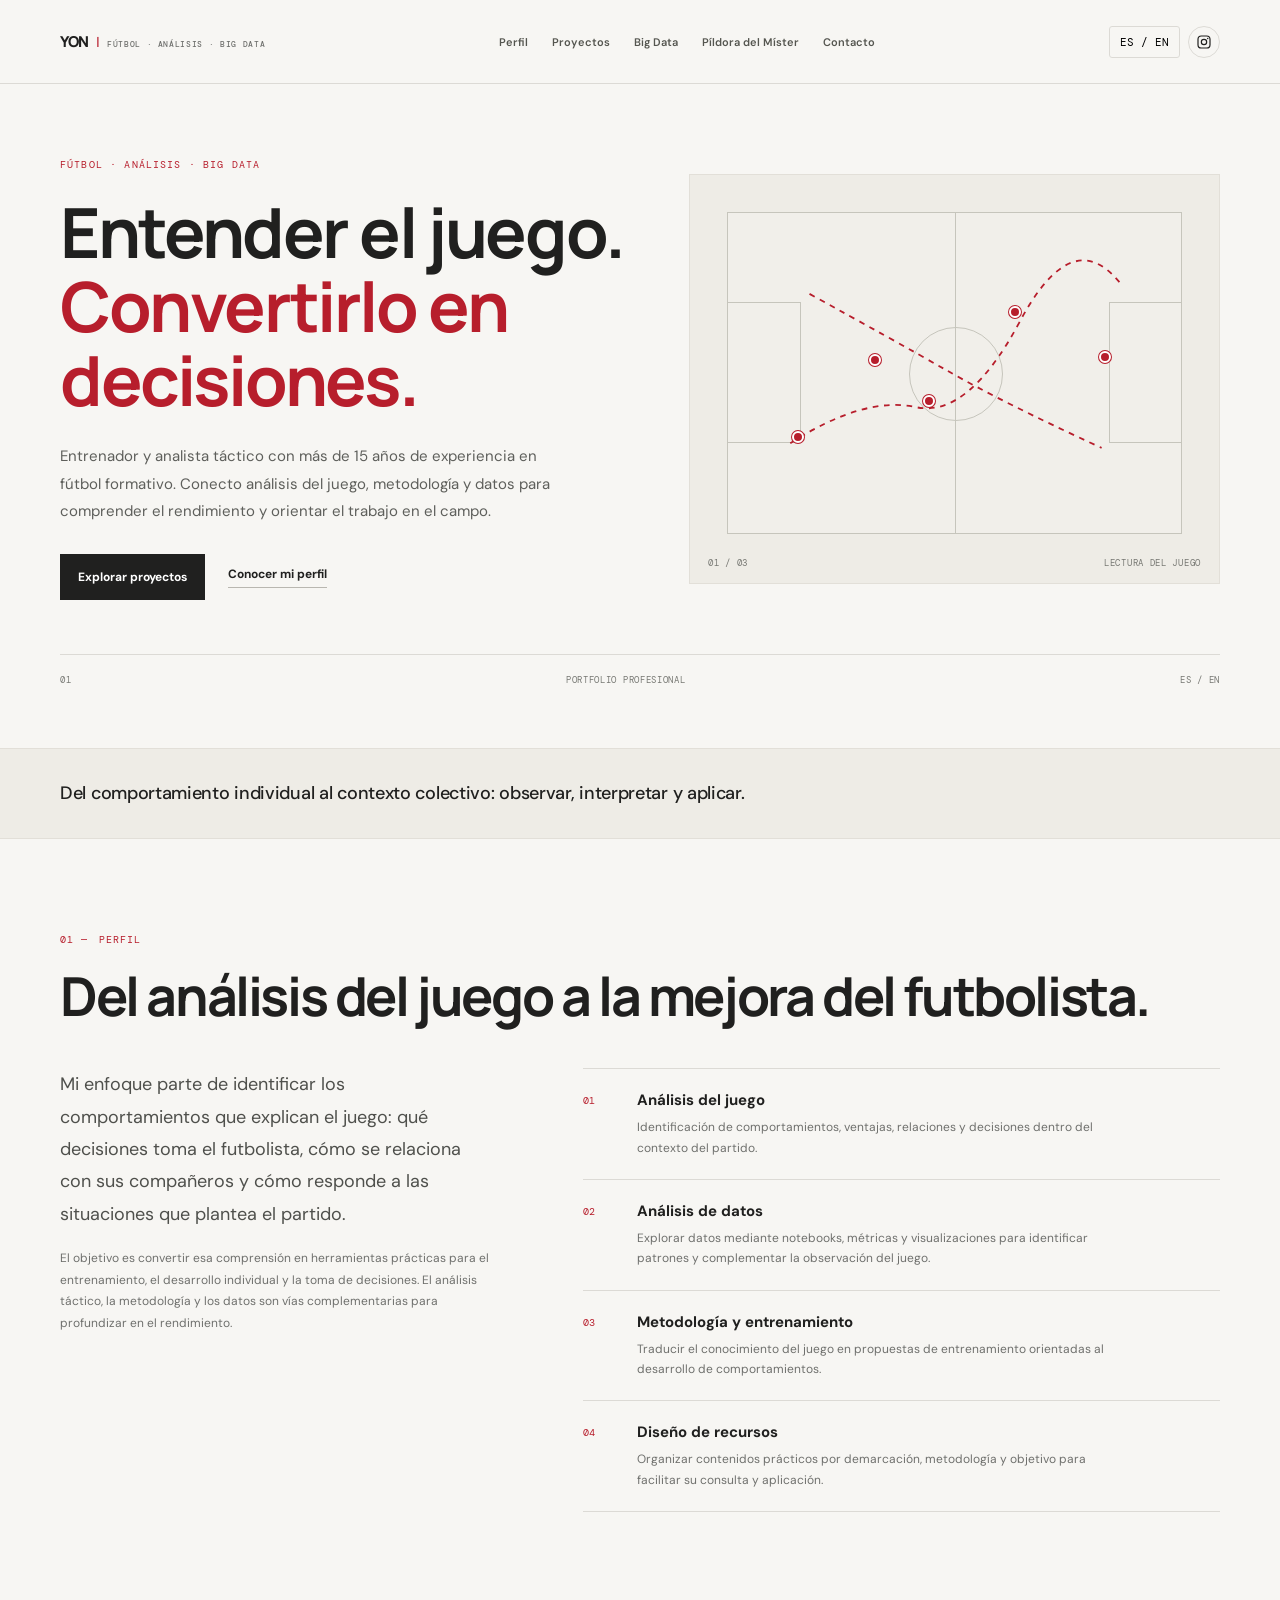
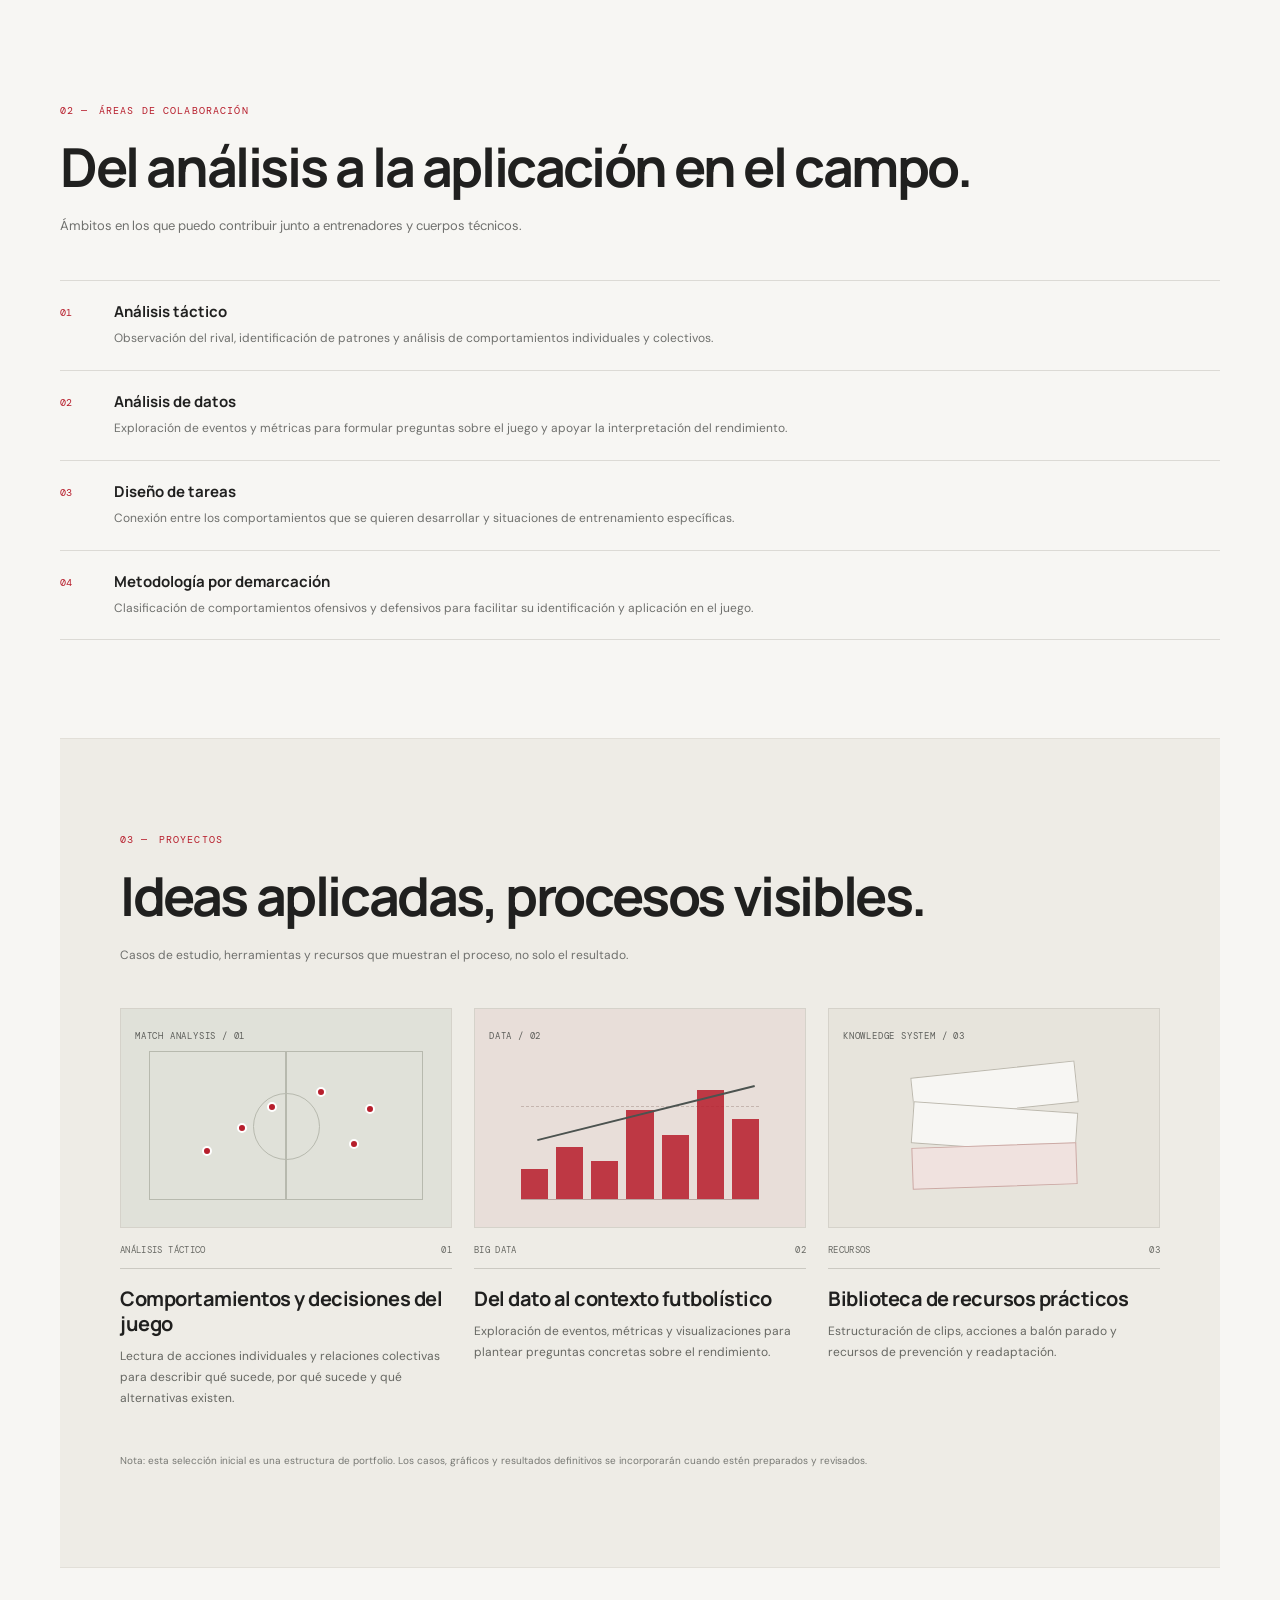
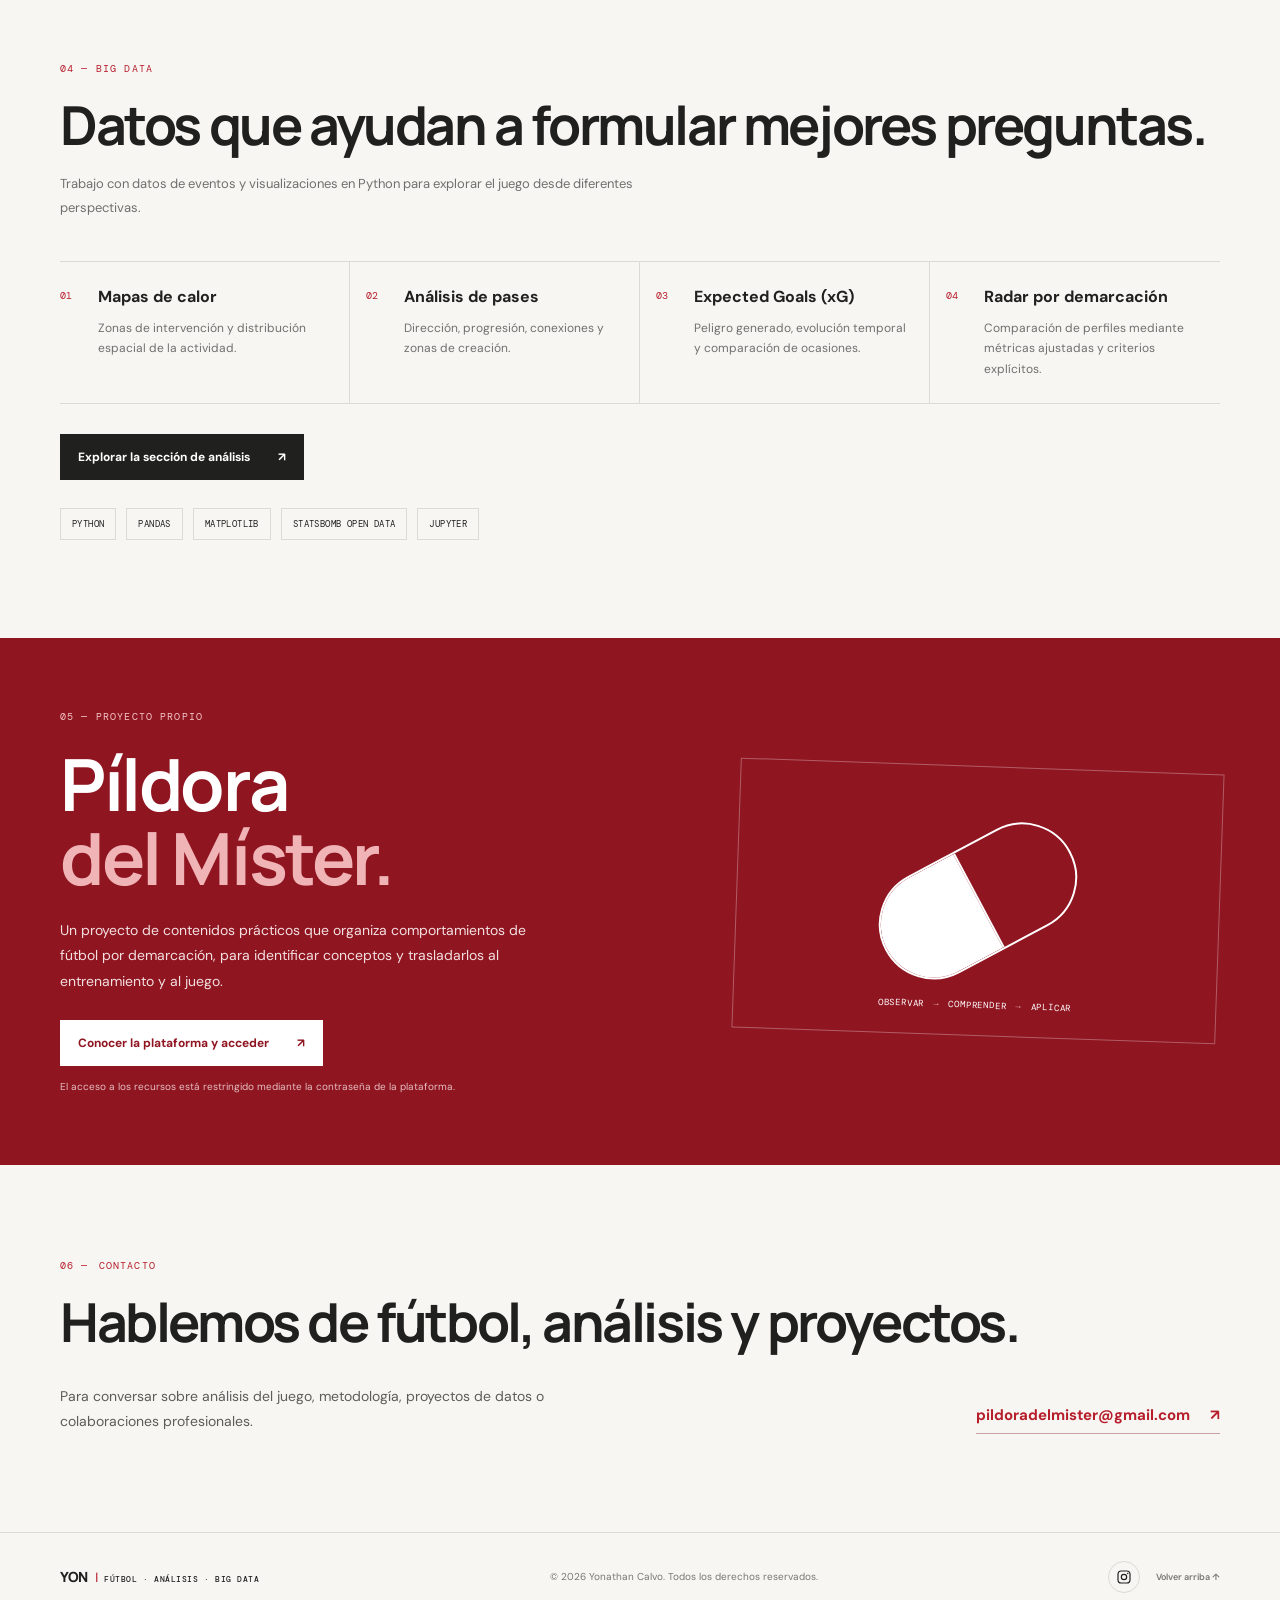
<file: index.html>
<!DOCTYPE html>
<html lang="es">
<head>
  <meta charset="utf-8">
  <meta name="viewport" content="width=device-width, initial-scale=1">
  <meta name="theme-color" content="#f6f3ee">
  <meta name="description" content="Portfolio profesional de Yonathan Calvo: análisis del juego, metodología de fútbol y Big Data aplicado al rendimiento.">
  <title>Yonathan Calvo — Fútbol, análisis y Big Data</title>
  <link rel="stylesheet" href="assets/styles.css">
</head>
<body>
  <a class="skip-link" href="#contenido">Saltar al contenido</a>
  <header class="site-header">
    <a class="wordmark" href="#inicio" aria-label="Yon, fútbol, análisis y Big Data"><span class="brand-name">YON</span><span class="brand-dot">|</span><span class="brand-descriptor">FÚTBOL · ANÁLISIS · BIG DATA</span></a>
    <nav class="main-nav" aria-label="Navegación principal">
      <a href="#perfil" data-i18n="navProfile">Perfil</a><a href="#proyectos" data-i18n="navProjects">Proyectos</a><a href="big-data.html" data-i18n="navBigData">Big Data</a><a href="#pildora" data-i18n="navPildora">Píldora del Míster</a><a href="#contacto" data-i18n="navContact">Contacto</a>
    </nav>
    <div class="header-actions"><button class="language-toggle" id="language-toggle" type="button" aria-label="Change language">EN / ES</button><a class="instagram-button" href="https://www.instagram.com/pildoradelmister/" target="_blank" rel="noopener noreferrer" aria-label="Abrir Instagram de Píldora del Míster" title="Instagram"><svg viewBox="0 0 24 24" aria-hidden="true" focusable="false"><rect x="3" y="3" width="18" height="18" rx="5" fill="none" stroke="currentColor" stroke-width="1.8"/><circle cx="12" cy="12" r="4" fill="none" stroke="currentColor" stroke-width="1.8"/><circle cx="17.6" cy="6.7" r="1.1" fill="currentColor"/></svg></a></div>
  </header>
  <main id="contenido">
    <section class="hero section-shell" id="inicio">
      <div class="hero-copy"><p class="eyebrow" data-i18n="heroEyebrow">FÚTBOL · ANÁLISIS · BIG DATA</p><h1 data-i18n="heroTitle">Entender el juego.<br><em>Convertirlo en decisiones.</em></h1><p class="hero-lead" data-i18n="heroLead">Entrenador y analista táctico con más de 15 años de experiencia en fútbol formativo. Conecto análisis del juego, metodología y datos para comprender el rendimiento y orientar el trabajo en el campo.</p><div class="hero-actions"><a class="button button-dark" href="#proyectos" data-i18n="seeProjects">Explorar proyectos <span aria-hidden="true">↘</span></a><a class="text-link" href="#perfil" data-i18n="aboutMe">Conocer mi perfil</a></div></div>
      <div class="hero-visual" aria-label="Gráfico conceptual de análisis táctico"><div class="pitch"><div class="pitch-mid"></div><div class="pitch-box pitch-box-left"></div><div class="pitch-box pitch-box-right"></div><div class="pitch-circle"></div><span class="dot dot-a"></span><span class="dot dot-b"></span><span class="dot dot-c"></span><span class="dot dot-d"></span><span class="dot dot-e"></span><svg viewBox="0 0 400 280" aria-hidden="true"><path d="M55 202 Q120 160 166 170 T258 94 T346 60"/><path d="M72 70 Q145 110 194 138 T330 206"/></svg></div><div class="visual-label"><span>01 / 03</span><span data-i18n="visualLabel">LECTURA DEL JUEGO</span></div></div>
      <div class="hero-index"><span>01</span><span>PORTFOLIO PROFESIONAL</span><span>ES / EN</span></div>
    </section>
    <section class="intro-strip"><p data-i18n="introStrip">Del comportamiento individual al contexto colectivo: observar, interpretar y aplicar.</p></section>
    <section class="section-shell section-block" id="perfil"><div class="section-heading"><p class="eyebrow">01 — <span data-i18n="profileLabel">PERFIL</span></p><h2 data-i18n="profileTitle">Del análisis del juego a la mejora del futbolista.</h2></div><div class="profile-grid"><div class="profile-summary"><p data-i18n="profileLead">Mi enfoque parte de identificar los comportamientos que explican el juego: qué decisiones toma el futbolista, cómo se relaciona con sus compañeros y cómo responde a las situaciones que plantea el partido.</p><p class="muted" data-i18n="profileDetail">El objetivo es convertir esa comprensión en herramientas prácticas para el entrenamiento, el desarrollo individual y la toma de decisiones. El análisis táctico, la metodología y los datos son vías complementarias para profundizar en el rendimiento.</p></div><div class="profile-details"><div class="detail-row"><span>01</span><div><h3 data-i18n="profileOneTitle">Análisis del juego</h3><p data-i18n="profileOneText">Identificar comportamientos, relaciones, ventajas y decisiones mediante la observación táctica.</p></div></div><div class="detail-row"><span>02</span><div><h3 data-i18n="profileTwoTitle">Análisis de datos</h3><p data-i18n="profileTwoText">Explorar datos mediante notebooks, métricas y visualizaciones para identificar patrones y complementar la observación del juego.</p></div></div><div class="detail-row"><span>03</span><div><h3 data-i18n="profileThreeTitle">Metodología y entrenamiento</h3><p data-i18n="profileThreeText">Traducir el conocimiento del juego en propuestas de entrenamiento orientadas al desarrollo de comportamientos.</p></div></div><div class="detail-row"><span>04</span><div><h3 data-i18n="profileFourTitle">Diseño de recursos</h3><p data-i18n="profileFourText">Organizar contenidos prácticos por demarcación, metodología y objetivo para facilitar su consulta y aplicación.</p></div></div></div></div></section>
    <section class="section-shell section-block collaboration-section" id="colaboracion"><div class="section-heading"><p class="eyebrow">02 — <span data-i18n="collabLabel">ÁREAS DE COLABORACIÓN</span></p><h2 data-i18n="collabTitle">Cómo puedo contribuir a un proyecto.</h2><p class="heading-note" data-i18n="collabLead">Aportaciones concretas para preparar partidos, interpretar datos y trasladar conclusiones al entrenamiento.</p></div><div class="collab-grid"><article class="collab-card"><span>01</span><div><h3 data-i18n="collabOneTitle">Análisis táctico</h3><p data-i18n="collabOneText">Informes de rival y revisión de vídeo para identificar patrones, comportamientos recurrentes y posibles respuestas.</p></div></article><article class="collab-card"><span>02</span><div><h3 data-i18n="collabTwoTitle">Análisis de datos</h3><p data-i18n="collabTwoText">Preparación y exploración de datos de partido mediante métricas y visualizaciones que complementen el análisis táctico.</p></div></article><article class="collab-card"><span>03</span><div><h3 data-i18n="collabThreeTitle">Diseño de tareas</h3><p data-i18n="collabThreeText">Diseño de situaciones de entrenamiento vinculadas a comportamientos concretos detectados en el análisis.</p></div></article><article class="collab-card"><span>04</span><div><h3 data-i18n="collabFourTitle">Metodología por demarcación</h3><p data-i18n="collabFourText">Organización de comportamientos ofensivos y defensivos por demarcación para orientar su observación, entrenamiento y aplicación.</p></div></article></div></section>
    <section class="section-shell section-block projects-section" id="proyectos"><div class="section-heading"><p class="eyebrow">03 — <span data-i18n="projectsLabel">PROYECTOS</span></p><h2 data-i18n="projectsTitle">Ideas aplicadas, procesos visibles.</h2><p class="heading-note" data-i18n="projectsNote">Casos de estudio, herramientas y recursos que muestran el proceso, no solo el resultado.</p></div><div class="project-grid"><article class="project-card project-feature"><div class="project-art art-tactics"><span class="art-kicker">MATCH ANALYSIS / 01</span><div class="tactic-lines"><i></i><i></i><i></i><b></b><b></b><b></b></div></div><div class="project-meta"><span data-i18n="tagTactical">ANÁLISIS TÁCTICO</span><span>01</span></div><h3 data-i18n="projectTacticsTitle">Comportamientos y decisiones del juego</h3><p data-i18n="projectTacticsText">Lectura de acciones individuales y relaciones colectivas para describir qué sucede, por qué sucede y qué alternativas existen.</p></article><article class="project-card"><div class="project-art art-data"><span class="art-kicker">DATA / 02</span><div class="chart-bars"><i></i><i></i><i></i><i></i><i></i><i></i><i></i></div><div class="chart-line"></div></div><div class="project-meta"><span>BIG DATA</span><span>02</span></div><h3 data-i18n="projectDataTitle">Del dato al contexto futbolístico</h3><p data-i18n="projectDataText">Exploración de eventos, métricas y visualizaciones para plantear preguntas concretas sobre el rendimiento.</p></article><article class="project-card"><div class="project-art art-library"><span class="art-kicker">KNOWLEDGE SYSTEM / 03</span><div class="library-stack"><i></i><i></i><i></i></div></div><div class="project-meta"><span data-i18n="tagResources">RECURSOS</span><span>03</span></div><h3 data-i18n="projectResourcesTitle">Biblioteca de recursos prácticos</h3><p data-i18n="projectResourcesText">Estructuración de clips, acciones a balón parado y recursos de prevención y readaptación.</p></article></div><p class="editorial-note" data-i18n="portfolioNote">Nota: esta selección inicial es una estructura de portfolio. Los casos, gráficos y resultados definitivos se incorporarán cuando estén preparados y revisados.</p></section>
    <section class="section-shell section-block data-section" id="bigdata"><div class="section-heading"><p class="eyebrow">04 — BIG DATA</p><h2 data-i18n="dataTitle">Datos que ayudan a formular mejores preguntas.</h2><p class="heading-note" data-i18n="dataLead">Trabajo con datos de eventos y visualizaciones en Python para explorar el juego desde diferentes perspectivas.</p></div><div class="data-grid"><div class="data-item"><span class="data-number">01</span><h3 data-i18n="dataOneTitle">Mapas de calor</h3><p data-i18n="dataOneText">Zonas de intervención y distribución espacial de la actividad.</p></div><div class="data-item"><span class="data-number">02</span><h3 data-i18n="dataTwoTitle">Análisis de pases</h3><p data-i18n="dataTwoText">Dirección, progresión, conexiones y zonas de creación.</p></div><div class="data-item"><span class="data-number">03</span><h3 data-i18n="dataThreeTitle">Expected Goals (xG)</h3><p data-i18n="dataThreeText">Peligro generado, evolución temporal y comparación de ocasiones.</p></div><div class="data-item"><span class="data-number">04</span><h3 data-i18n="dataFourTitle">Radar por demarcación</h3><p data-i18n="dataFourText">Comparación de perfiles mediante métricas ajustadas y criterios explícitos.</p></div></div><a class="button button-dark data-explore-link" href="big-data.html"><span data-i18n="exploreData">Explorar la sección de análisis</span><span aria-hidden="true">↗</span></a><div class="tech-row"><span>PYTHON</span><span>PANDAS</span><span>MATPLOTLIB</span><span>STATSBOMB OPEN DATA</span><span>JUPYTER</span></div></section>
    <section class="pildora-section" id="pildora"><div class="section-shell pildora-inner"><div><p class="eyebrow">05 — PROYECTO PROPIO</p><h2>Píldora<br><em>del Míster.</em></h2><p class="pildora-lead" data-i18n="pildoraLead">Un proyecto de contenidos prácticos que organiza comportamientos de fútbol por demarcación, para identificar conceptos y trasladarlos al entrenamiento y al juego.</p><a class="button button-light" href="https://recursos.pildoradelmister.workers.dev/" target="_blank" rel="noopener noreferrer"><span data-i18n="privateAccess">Conocer la plataforma y acceder</span><span aria-hidden="true">↗</span></a><p class="access-note" data-i18n="accessNote">El acceso a los recursos está restringido mediante la contraseña de la plataforma.</p></div><div class="pill-graphic"><div class="pill-capsule"><span></span><span></span></div><div class="pill-caption">OBSERVAR <span>→</span> COMPRENDER <span>→</span> APLICAR</div></div></div></section>
    <section class="section-shell section-block contact-section" id="contacto"><div class="section-heading"><p class="eyebrow">06 — <span data-i18n="contactLabel">CONTACTO</span></p><h2 data-i18n="contactTitle">Hablemos de fútbol, análisis y proyectos.</h2></div><div class="contact-row"><p data-i18n="contactLead">Para conversar sobre análisis del juego, metodología, proyectos de datos o colaboraciones profesionales.</p><a class="contact-email" href="mailto:pildoradelmister@gmail.com">pildoradelmister@gmail.com <span>↗</span></a></div></section>
  </main>
  <footer class="site-footer"><a class="footer-mark" href="#inicio" aria-label="YON, inicio"><span class="footer-brand-name">YON</span><span class="footer-brand-separator">|</span><span class="footer-brand-descriptor">FÚTBOL · ANÁLISIS · BIG DATA</span></a><p>© <span id="year"></span> Yonathan Calvo. <span data-i18n="rights">Todos los derechos reservados.</span></p><div class="footer-actions"><a class="instagram-button" href="https://www.instagram.com/pildoradelmister/" target="_blank" rel="noopener noreferrer" aria-label="Abrir Instagram de Píldora del Míster" title="Instagram"><svg viewBox="0 0 24 24" aria-hidden="true" focusable="false"><rect x="3" y="3" width="18" height="18" rx="5" fill="none" stroke="currentColor" stroke-width="1.8"/><circle cx="12" cy="12" r="4" fill="none" stroke="currentColor" stroke-width="1.8"/><circle cx="17.6" cy="6.7" r="1.1" fill="currentColor"/></svg></a><a href="#inicio" data-i18n="backTop">Volver arriba ↑</a></div></footer>
  <script src="assets/script.js"></script>
</body>
</html>
</file>
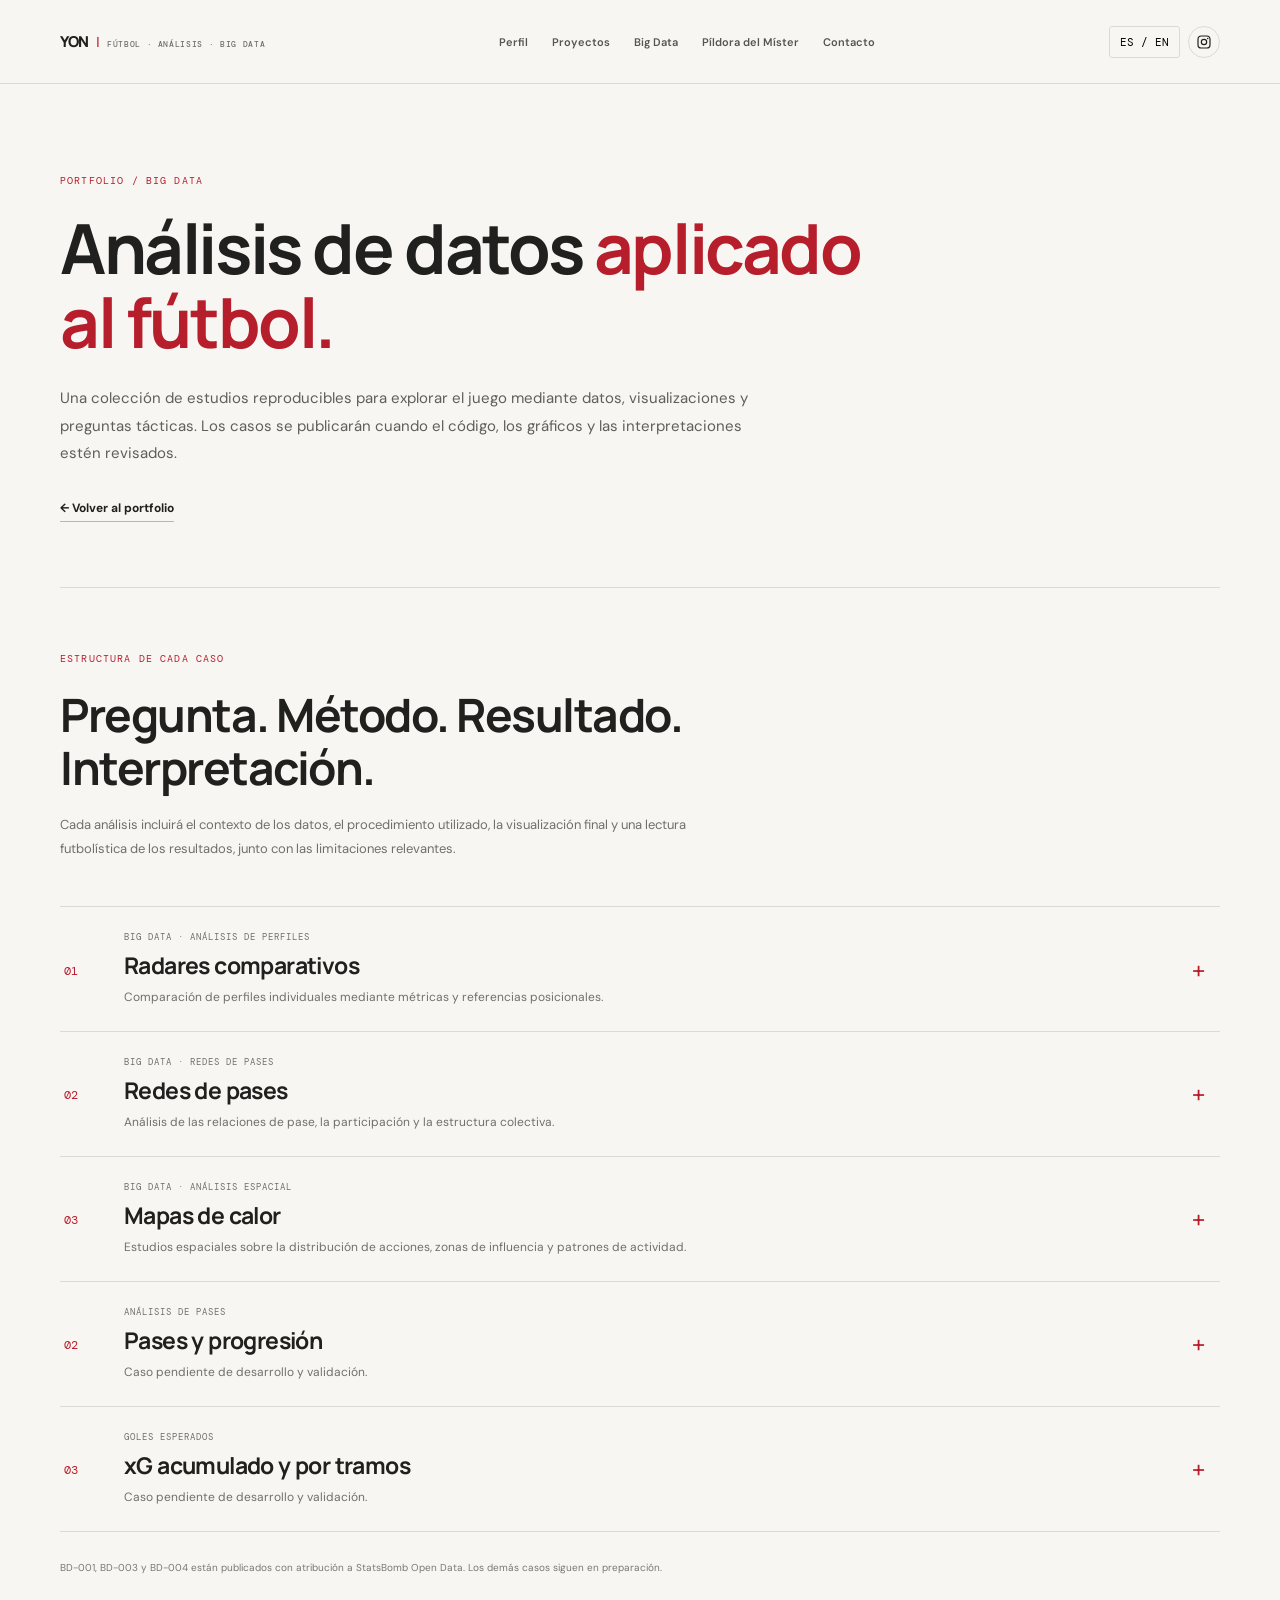
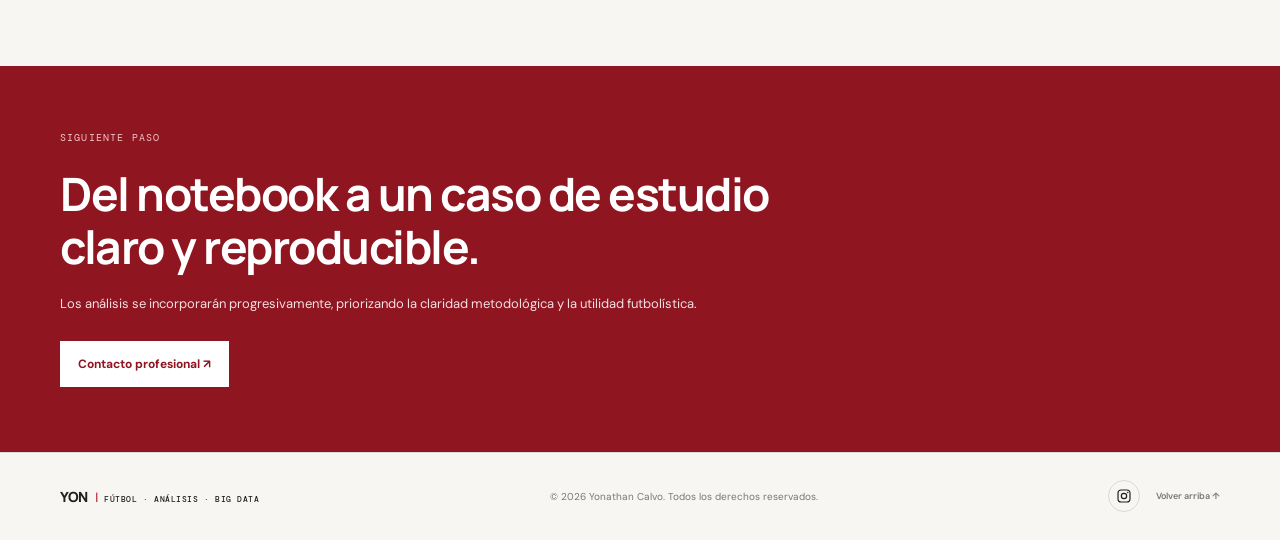
<file: big-data.html>
<!DOCTYPE html>
<html lang="es">
<head>
  <meta charset="utf-8">
  <meta name="viewport" content="width=device-width, initial-scale=1">
  <meta name="theme-color" content="#f7f6f3">
  <meta name="description" content="Trabajos de análisis de datos aplicados al fútbol: mapas de calor, pases, xG y comparación de perfiles.">
  <title>Big Data aplicado al fútbol — Yonathan Calvo</title>
  <link rel="stylesheet" href="assets/styles.css">
</head>
<body>
  <a class="skip-link" href="#contenido">Saltar al contenido</a>
  <header class="site-header">
    <a class="wordmark" href="index.html" aria-label="Yon, fútbol, análisis y Big Data"><span class="brand-name">YON</span><span class="brand-dot">|</span><span class="brand-descriptor">FÚTBOL · ANÁLISIS · BIG DATA</span></a>
    <nav class="main-nav" aria-label="Navegación principal">
      <a href="index.html#perfil" data-i18n="navProfile">Perfil</a>
      <a href="index.html#proyectos" data-i18n="navProjects">Proyectos</a>
      <a href="big-data.html" data-i18n="navBigData">Big Data</a>
      <a href="index.html#pildora" data-i18n="navPildora">Píldora del Míster</a>
      <a href="index.html#contacto" data-i18n="navContact">Contacto</a>
    </nav>
    <div class="header-actions"><button class="language-toggle" id="language-toggle" type="button" aria-label="Change language">ES / EN</button><a class="instagram-button" href="https://www.instagram.com/pildoradelmister/" target="_blank" rel="noopener noreferrer" aria-label="Abrir Instagram de Píldora del Míster" title="Instagram"><svg viewBox="0 0 24 24" aria-hidden="true" focusable="false"><rect x="3" y="3" width="18" height="18" rx="5" fill="none" stroke="currentColor" stroke-width="1.8"/><circle cx="12" cy="12" r="4" fill="none" stroke="currentColor" stroke-width="1.8"/><circle cx="17.6" cy="6.7" r="1.1" fill="currentColor"/></svg></a></div>
  </header>
  <main id="contenido">
    <section class="section-shell detail-hero">
      <p class="eyebrow" data-i18n="dataPageEyebrow">PORTFOLIO / BIG DATA</p>
      <h1 data-i18n="dataPageTitle">Análisis de datos <em>aplicado al fútbol.</em></h1>
      <p class="hero-lead" data-i18n="dataPageLead">Una colección de estudios reproducibles para explorar el juego mediante datos, visualizaciones y preguntas tácticas. Los casos se publicarán cuando el código, los gráficos y las interpretaciones estén revisados.</p>
      <a class="text-link" href="index.html#bigdata" data-i18n="backToHome">← Volver al portfolio</a>
    </section>
    <section class="section-shell detail-list-section">
      <div class="detail-page-intro">
        <p class="eyebrow" data-i18n="caseStructureLabel">ESTRUCTURA DE CADA CASO</p>
        <h2 data-i18n="caseStructureTitle">Pregunta. Método. Resultado. Interpretación.</h2>
        <p data-i18n="caseStructureText">Cada análisis incluirá el contexto de los datos, el procedimiento utilizado, la visualización final y una lectura futbolística de los resultados, junto con las limitaciones relevantes.</p>
      </div>
      <div class="project-accordions">
        <details class="project-accordion"><summary><span class="case-index">01</span><span class="project-summary-copy"><span class="case-type" data-i18n="categoryPlayerProfiling">BIG DATA · PLAYER PROFILING</span><strong>Radares comparativos</strong><small>Comparación de perfiles individuales mediante métricas y referencias posicionales.</small></span><span class="accordion-indicator" aria-hidden="true">+</span></summary><div class="project-accordion-content"><div class="nested-accordions"><details class="nested-accordion"><summary><span class="study-code">BD-001</span><span data-i18n="studyBellinghamTitle">Bellingham · Radar comparativo por demarcación</span></summary><div class="nested-content">
          <div class="project-accordion-content">
            <div class="nested-accordions">
              <details class="nested-accordion">
                <summary data-i18n="radarObjectiveTitle">01 · Objetivo y pregunta de análisis</summary>
                <div class="nested-content">
                  <p data-i18n="radarObjectiveText">Construir una plantilla reproducible para comparar el perfil estadístico de un futbolista con una muestra de referencia definida por demarcación y competición.</p>
                  <div class="case-question"><strong data-i18n="questionLabel">Pregunta de análisis</strong><span data-i18n="radarQuestionFull">¿En qué dimensiones del juego destaca o se diferencia un futbolista respecto a jugadores de una referencia posicional comparable?</span></div>
                </div>
              </details>
              <details class="nested-accordion">
                <summary data-i18n="radarContextTitle">02 · Contexto y muestra</summary>
                <div class="nested-content">
                  <p data-i18n="radarContextText">Ejemplo de aplicación: Jude Bellingham con Inglaterra en la Eurocopa 2024. Se analizaron 550,88 minutos dentro de la familia posicional Attacking Midfielder. La cohorte quedó formada por 16 futbolistas con un mínimo de 180 minutos.</p>
                  <p class="method-note" data-i18n="radarContextNote">Los percentiles son relativos a esta cohorte y a estos criterios de selección; no constituyen una clasificación universal de mediapuntas.</p>
                </div>
              </details>
              <details class="nested-accordion">
                <summary data-i18n="radarVariablesTitle">03 · Variables e indicadores</summary>
                <div class="nested-content">
                  <p data-i18n="radarVariablesText">El radar reúne 12 indicadores agrupados en producción ofensiva, creación y progresión, y actividad defensiva.</p>
                  <ul class="indicator-list">
                    <li><strong data-i18n="radarGroupAttack">Producción ofensiva:</strong> <span data-i18n="radarIndicatorsAttack">goles, xG y disparos.</span></li>
                    <li><strong data-i18n="radarGroupCreation">Creación y progresión:</strong> <span data-i18n="radarIndicatorsCreation">asistencias, pases clave, pases progresivos, conducciones progresivas y regates completados.</span></li>
                    <li><strong data-i18n="radarGroupDefense">Actividad defensiva:</strong> <span data-i18n="radarIndicatorsDefense">presiones, recuperaciones, intercepciones exitosas y entradas exitosas.</span></li>
                  </ul>
                  <p class="method-note" data-i18n="radarVariablesNote">Se combinan conteos y tasas por 90 minutos. Los percentiles se calculan sobre las tasas por 90 de la muestra seleccionada.</p>
                </div>
              </details>
              <details class="nested-accordion">
                <summary data-i18n="radarMethodTitle">04 · Metodología y procedimiento</summary>
                <div class="nested-content">
                  <ol>
                    <li data-i18n="radarMethod1">Procesamiento de datos de eventos con Python y Jupyter.</li>
                    <li data-i18n="radarMethod2">Reconstrucción y control de la información temporal y posicional utilizada.</li>
                    <li data-i18n="radarMethod3">Cálculo de 12 indicadores, conteos y tasas por 90 minutos.</li>
                    <li data-i18n="radarMethod4">Transformación de las tasas en percentiles relativos a la cohorte configurada.</li>
                    <li data-i18n="radarMethod5">Representación en un radar por bloques, con una línea visual fija P50.</li>
                  </ol>
                </div>
              </details>
              <details class="nested-accordion">
                <summary data-i18n="radarValidationTitle">05 · Validación técnica</summary>
                <div class="nested-content">
                  <p data-i18n="radarValidationText">El desarrollo se cerró con tres notebooks diferenciados: plantilla funcional integrada, pruebas de reutilización y auditoría integral. Se revisaron la reconstrucción temporal y posicional, los indicadores, las tasas por 90, los percentiles y la coherencia entre cálculos y visualización.</p>
                  <p class="method-note" data-i18n="radarValidationScenarios">Las pruebas de reutilización cubrieron tres escenarios con distintas referencias posicionales y competitivas.</p>
                </div>
              </details>
              <details class="nested-accordion">
                <summary data-i18n="radarResultsTitle">06 · Resultado del ejemplo</summary>
                <div class="nested-content">
                  <p data-i18n="radarResultsIntro">Percentiles de Bellingham en la cohorte analizada:</p>
                  <div class="radar-results-grid">
                    <div><span data-i18n="metricGoals">Goles</span><strong>33,3</strong></div>
                    <div><span>xG</span><strong>6,7</strong></div>
                    <div><span data-i18n="metricShots">Disparos</span><strong>0,0</strong></div>
                    <div><span data-i18n="metricAssists">Asistencias</span><strong>26,7</strong></div>
                    <div><span data-i18n="metricKeyPasses">Pases clave</span><strong>20,0</strong></div>
                    <div><span data-i18n="metricProgressivePasses">Pases progresivos</span><strong>60,0</strong></div>
                    <div><span data-i18n="metricProgressiveCarries">Conducciones progresivas</span><strong>80,0</strong></div>
                    <div><span data-i18n="metricSuccessfulDribbles">Regates completados</span><strong>86,7</strong></div>
                    <div><span data-i18n="metricPressures">Presiones</span><strong>66,7</strong></div>
                    <div><span data-i18n="metricRecoveries">Recuperaciones</span><strong>66,7</strong></div>
                    <div><span data-i18n="metricInterceptions">Intercepciones exitosas</span><strong>86,7</strong></div>
                    <div><span data-i18n="metricTackles">Entradas exitosas</span><strong>73,3</strong></div>
                  </div>
                  <figure class="radar-figure">
                    <img src="assets/images/BD-001_radar_comparativo_bellingham_eurocopa2024.png" alt="Radar comparativo del perfil estadístico de Jude Bellingham en la Eurocopa 2024, basado en datos de StatsBomb Open Data." data-i18n-alt="radarChartAlt">
                    <figcaption><span data-i18n="radarChartCaption">Ejemplo: Jude Bellingham · Eurocopa 2024 · Fuente: StatsBomb Open Data</span><img src="assets/images/statsbomb-logo.svg" alt="StatsBomb" class="statsbomb-logo"></figcaption>
                  </figure>
                  <p class="method-note" data-i18n="radarP50Note">La línea P50 del radar es una referencia fija en 50; no representa la media ni la mediana de la cohorte.</p>
                </div>
              </details>
              <details class="nested-accordion">
                <summary data-i18n="radarInterpretationTitle">07 · Interpretación futbolística</summary>
                <div class="nested-content">
                  <p data-i18n="radarInterpretationIntro">En esta muestra, el perfil presenta mayor presencia relativa en la progresión individual y en varias acciones defensivas que en el remate y la creación directa mediante pase.</p>
                  <ul>
                    <li data-i18n="radarInterpretation1">Remate: disparos (P0), xG (P6,7) y goles (P33,3) se sitúan en la parte baja de la cohorte.</li>
                    <li data-i18n="radarInterpretation2">Creación: asistencias (P26,7) y pases clave (P20) quedan por debajo del punto medio; los pases progresivos alcanzan P60.</li>
                    <li data-i18n="radarInterpretation3">Progresión individual: conducciones progresivas (P80) y regates completados (P86,7) son dos de los valores más altos.</li>
                    <li data-i18n="radarInterpretation4">Actividad defensiva: presiones y recuperaciones (P66,7), intercepciones (P86,7) y entradas exitosas (P73,3) muestran valores relativamente altos.</li>
                  </ul>
                  <p data-i18n="radarInterpretationConclusion">La lectura sugiere un perfil con capacidad para conducir, superar rivales y participar en acciones defensivas, mientras que su volumen de finalización y de generación directa de ocasiones queda por debajo de buena parte de los mediapuntas comparados.</p>
                  <p class="method-note" data-i18n="radarInterpretationCaveat">Es una descripción estadística, no una explicación del rol táctico ni de la influencia global del jugador. Para profundizar se necesita contrastar los datos con vídeo y contexto de partido.</p>
                </div>
              </details>
              <details class="nested-accordion">
                <summary data-i18n="radarLimitationsTitle">08 · Limitaciones y criterios de lectura</summary>
                <div class="nested-content">
                  <ul>
                    <li data-i18n="radarLimitation1">La cohorte contiene 16 jugadores y exige un mínimo de 180 minutos; cambiar la muestra puede modificar los percentiles.</li>
                    <li data-i18n="radarLimitation2">Percentil 0 en disparos no significa ausencia de disparos: Bellingham registró 2 en 550,88 minutos.</li>
                    <li data-i18n="radarLimitation3">Las recuperaciones contabilizan Ball Recovery sin recovery_failure = True; no equivalen necesariamente a posesión controlada.</li>
                    <li data-i18n="radarLimitation4">La progresión se define por avance positivo en X de StatsBomb y no corrige la dirección de ataque por equipo.</li>
                    <li data-i18n="radarLimitation5">Los eventos no explican por sí solos la intención táctica, la calidad de la decisión ni las instrucciones del jugador.</li>
                  </ul>
                </div>
              </details>
              <details class="nested-accordion">
                <summary data-i18n="radarResourcesTitle">09 · Recursos técnicos y fuente</summary>
                <div class="nested-content">
                  <p data-i18n="radarResourcesText">El proyecto dispone de tres notebooks maestros para ejecución, pruebas de reutilización y auditoría. Se mantienen en el repositorio técnico privado para preservar los archivos de trabajo y evitar duplicidades.</p>
                  <p><strong data-i18n="radarSourceLabel">Fuente de datos:</strong> StatsBomb Open Data.</p>
                  <p class="method-note" data-i18n="radarAttributionNote">Los datos proceden de StatsBomb Open Data. Se muestra su logotipo como atribución de la fuente; consulta los recursos oficiales de StatsBomb para conocer las condiciones vigentes.</p>
                </div>
              </details>
            </div>
          </div>
        </div></details></div></div></details>
        
        <details class="project-accordion"><summary><span class="case-index">02</span><span class="project-summary-copy"><span class="case-type" data-i18n="categoryPassingNetworks">BIG DATA · PASSING NETWORKS</span><strong data-i18n="networkCategoryTitle">Redes de pases</strong><small data-i18n="networkCategorySummary">Análisis de las relaciones de pase, participación y estructura colectiva.</small></span><span class="accordion-indicator" aria-hidden="true">+</span></summary><div class="project-accordion-content"><div class="nested-accordions"><details class="nested-accordion"><summary><span class="study-code">BD-003 · ESTUDIO 001</span><span data-i18n="studyIvoryNigeriaTitle">Côte d’Ivoire vs Nigeria · Sistema de Interacciones Total</span></summary><div class="nested-content">
          <div class="project-accordion-content"><div class="nested-accordions">
            <details class="nested-accordion"><summary data-i18n="networkObjectiveTitle">01 · Objetivo y pregunta de análisis</summary><div class="nested-content"><p data-i18n="networkObjectiveText">Describir cómo se organiza la circulación del balón e identificar las relaciones de pase entre jugadores.</p><div class="case-question"><strong data-i18n="questionLabel">Pregunta de análisis</strong><span data-i18n="networkQuestion">¿Cómo se organiza la circulación del balón de cada equipo y qué relaciones de pase aparecen entre sus jugadores?</span></div></div></details>
            <details class="nested-accordion"><summary data-i18n="networkContextTitle">02 · Contexto y configuración</summary><div class="nested-content"><p data-i18n="networkContextText">Partido completo Côte d’Ivoire–Nigeria, MATCH_ID 3923881, con datos de StatsBomb Open Data. Se seleccionaron ocho jugadores por equipo según sus participaciones en el pase.</p><ul><li data-i18n="networkConfig1">Redes y mapas construidos con pases completados.</li><li data-i18n="networkConfig2">Red filtrada con un mínimo de tres pases por dirección.</li><li data-i18n="networkConfig3">Red completa sin umbral entre los ocho jugadores seleccionados.</li><li data-i18n="networkConfig4">Tamaño de nodo según participaciones.</li><li data-i18n="networkConfig5">Mapas de inicios y finales de pase con escala común.</li></ul></div></details>
            <details class="nested-accordion"><summary data-i18n="networkMethodTitle">03 · Metodología y procedimiento</summary><div class="nested-content"><ol><li data-i18n="networkMethod1">Descarga y lectura de los eventos del partido.</li><li data-i18n="networkMethod2">Identificación y filtrado de los eventos de pase.</li><li data-i18n="networkMethod3">Cálculo de pases ejecutados, recibidos y participaciones por jugador.</li><li data-i18n="networkMethod4">Construcción de redes dirigidas filtrada y completa.</li><li data-i18n="networkMethod5">Cálculo de relaciones entre parejas y distribución espacial de inicios y finales.</li><li data-i18n="networkMethod6">Auditoría de recuentos y comparación descriptiva de ambos equipos.</li></ol></div></details>
            <details class="nested-accordion"><summary data-i18n="networkVariablesTitle">04 · Variables y estructura del sistema</summary><div class="nested-content"><ul><li data-i18n="networkVariable1">Participación individual: pases ejecutados, recibidos y suma de ambas intervenciones.</li><li data-i18n="networkVariable2">Relaciones dirigidas: pases de un jugador hacia otro.</li><li data-i18n="networkVariable3">Relaciones por parejas: intentos, completados y fallidos en cada dirección.</li><li data-i18n="networkVariable4">Distribución espacial: localización de inicios y finales de pase.</li></ul><p class="method-note" data-i18n="networkUniverseNote">La tabla de parejas contabiliza intentos identificables; redes y mapas utilizan pases completados. Son universos distintos.</p></div></details>
            <details class="nested-accordion"><summary data-i18n="networkResultsTitle">05 · Resultado y auditoría</summary><div class="nested-content"><p data-i18n="networkResultsIntro">Resumen de los recuentos auditados:</p><div class="audit-table-wrap"><table class="audit-table"><thead><tr><th data-i18n="networkMetric">Indicador</th><th>Côte d’Ivoire</th><th>Nigeria</th></tr></thead><tbody>
              <tr><th data-i18n="networkEvents">Eventos descargados</th><td>2.699</td><td>2.699</td></tr><tr><th data-i18n="networkPassesBefore">Pases antes del filtro</th><td>464</td><td>272</td></tr><tr><th data-i18n="networkValidPasses">Pases válidos utilizados</th><td>388</td><td>189</td></tr><tr><th data-i18n="networkPlayersAvailable">Jugadores disponibles</th><td>16</td><td>15</td></tr><tr><th data-i18n="networkPlayersSelected">Jugadores seleccionados</th><td>8</td><td>8</td></tr><tr><th data-i18n="networkEdgesBefore">Conexiones dirigidas antes del umbral (todos los jugadores)</th><td>94</td><td>91</td></tr><tr><th data-i18n="networkEdgesFiltered">Conexiones en red filtrada</th><td>35</td><td>15</td></tr><tr><th data-i18n="networkEdgesFull">Conexiones en red completa</th><td>49</td><td>39</td></tr><tr><th data-i18n="networkPassesFiltered">Pases representados en red filtrada</th><td>272</td><td>84</td></tr><tr><th data-i18n="networkPassesFull">Pases representados en red completa</th><td>290</td><td>119</td></tr>
            </tbody></table></div><p class="method-note" data-i18n="networkAuditNote">Las 94 y 91 conexiones se calculan sobre todos los jugadores con participación válida. En la selección visual de ocho jugadores, la red completa contiene 49 y 39 conexiones dirigidas; al exigir un mínimo de tres pases en cada dirección de forma independiente, permanecen 35 y 15.</p>
            <p data-i18n="networkParticipationIntro">Jugadores con mayor participación:</p><div class="audit-table-wrap"><table class="audit-table"><thead><tr><th data-i18n="networkPlayer">Jugador</th><th data-i18n="networkExecuted">Ejecutados</th><th data-i18n="networkReceived">Recibidos</th><th data-i18n="networkTotal">Participaciones</th></tr></thead><tbody>
              <tr><th colspan="4">Côte d’Ivoire</th></tr><tr><td>Ghislain Konan</td><td>72</td><td>52</td><td>124</td></tr><tr><td>Jean Michaël Seri</td><td>61</td><td>54</td><td>115</td></tr><tr><td>Evan Ndicka</td><td>47</td><td>52</td><td>99</td></tr><tr><td>Odilon Kossounou</td><td>46</td><td>48</td><td>94</td></tr>
              <tr><th colspan="4">Nigeria</th></tr><tr><td>Calvin Bassey</td><td>29</td><td>32</td><td>61</td></tr><tr><td>William Troost-Ekong</td><td>25</td><td>25</td><td>50</td></tr><tr><td>Oluwasemilogo Ajayi</td><td>17</td><td>23</td><td>40</td></tr><tr><td>Zaidu Sanusi</td><td>20</td><td>13</td><td>33</td></tr>
            </tbody></table></div><p class="method-note" data-i18n="networkParticipationNote">Se muestran los cuatro primeros de cada equipo; el informe técnico contiene los ocho seleccionados.</p></div></details>
            <details class="nested-accordion"><summary data-i18n="networkVisualsTitle">06 · Visualizaciones del sistema</summary><div class="nested-content"><p data-i18n="networkVisualsIntro">Resultados gráficos de cada equipo, con redes de pase y representaciones espaciales generadas por los notebooks.</p>
              <figure class="radar-figure"><img src="assets/images/BD-003_Cote_dIvoire_results.png" alt="Visualizaciones del Sistema de Interacciones Total para Côte d’Ivoire." data-i18n-alt="networkIvoryImageAlt"><figcaption><span data-i18n="networkIvoryCaption">Côte d’Ivoire · Partido 3923881 · StatsBomb Open Data</span><img src="assets/images/statsbomb-logo.svg" alt="StatsBomb" class="statsbomb-logo"></figcaption></figure>
              <figure class="radar-figure"><img src="assets/images/BD-003_Nigeria_results.png" alt="Visualizaciones del Sistema de Interacciones Total para Nigeria." data-i18n-alt="networkNigeriaImageAlt"><figcaption><span data-i18n="networkNigeriaCaption">Nigeria · Partido 3923881 · StatsBomb Open Data</span><img src="assets/images/statsbomb-logo.svg" alt="StatsBomb" class="statsbomb-logo"></figcaption></figure>
            </div></details>
            <details class="nested-accordion"><summary data-i18n="networkPairsTitle">07 · Relaciones entre parejas</summary><div class="nested-content"><p data-i18n="networkIvoryPairs">Côte d’Ivoire: Konan - Adingra (38), Konan - Ndicka (36), Ndicka - Kossounou (35) y Konan - Seri (23). Konan–Adingra registra 27 y 11 pases por sentido; Ndicka–Kossounou, 18 y 17.</p><p data-i18n="networkNigeriaPairs">Nigeria: Bassey - Troost-Ekong (17), Ajayi - Troost-Ekong (14), Bassey - Sanusi (10) e Iwobi - Sanusi (9). Bassey–Troost-Ekong registra 8 y 9 pases por sentido.</p></div></details>
            <details class="nested-accordion"><summary data-i18n="networkInterpretationTitle">08 · Interpretación futbolística</summary><div class="nested-content"><p data-i18n="networkInterpretationText">Côte d’Ivoire completó 388 pases, frente a los 189 de Nigeria, y generó una red de relaciones más amplia entre los ocho jugadores seleccionados. Antes de aplicar el umbral de recurrencia, ambos equipos presentaban un número parecido de conexiones dirigidas en el conjunto de todos sus jugadores (94 y 91). Al limitar la visualización a los ocho futbolistas seleccionados, la red completa recoge 49 conexiones para Côte d’Ivoire y 39 para Nigeria. Tras aplicar el mínimo de tres pases por dirección, permanecen 35 conexiones marfileñas y 15 nigerianas. La diferencia, por tanto, no está tanto en el número inicial de relaciones distintas como en cuántas alcanzan una frecuencia suficiente para superar el umbral dentro de la selección analizada. En esa estructura destacan Konan y Seri, con 124 y 115 participaciones respectivamente. Su presencia apunta a dos focos importantes de intervención en la circulación, aunque el recuento por sí solo no permite determinar si actuaron como organizadores, apoyos de seguridad o receptores para dar continuidad. Las relaciones entre parejas ayudan a concretar algo más la lectura. El intercambio Konan - Adingra presenta una marcada asimetría (27 pases en un sentido y 11 en el contrario), lo que sugiere una relación con mayor volumen de conexión en una dirección. En cambio, Ndicka - Kossounou registra 18 y 17 pases, un intercambio mucho más equilibrado que resulta compatible con una relación de apoyo recíproco entre ambos centrales. El dato describe la frecuencia y el sentido de la conexión, no la función táctica exacta que desempeñó cada uno. Nigeria presenta una circulación de menor volumen y una red en la que menos relaciones alcanzan el umbral de recurrencia. Bassey (61 participaciones) y Troost-Ekong (50) son los jugadores con mayor intervención entre los seleccionados, seguidos por Ajayi y Sanusi. La relación Bassey - Troost-Ekong suma 17 pases y mantiene un reparto equilibrado (8 y 9 por sentido). Junto con las conexiones de Ajayi con Troost-Ekong y de Bassey con Sanusi, estos datos dibujan un conjunto de relaciones relevantes alrededor de varios defensores. Puede ser una pista sobre dónde se concentró parte de la circulación nigeriana, pero no permite afirmar que el equipo progresara desde esa zona ni que su juego estuviera limitado a ella. La diferencia entre ambos equipos parece residir, por tanto, tanto en la cantidad de pases como en la continuidad de las conexiones que se establecieron entre los ocho jugadores seleccionados. Côte d’Ivoire consiguió sostener un entramado más amplio de relaciones repetidas; Nigeria mostró menos conexiones recurrentes, aunque algunas de sus parejas principales mantuvieron intercambios equilibrados. Para saber qué significado tuvo esa diferencia en el juego habría que comprobar hacia dónde progresaron esas conexiones, qué opciones ofrecía el receptor después de recibir y cómo se comportaban los equipos sin balón. La red permite localizar relaciones y formular hipótesis; el vídeo y el contexto del partido deben confirmar su función.</p><p class="method-note" data-i18n="networkInterpretationCaveat">Los datos describen volumen, continuidad y reciprocidad de los pases, pero no demuestran por sí solos dominio territorial, superioridad táctica, eficacia de progresión ni calidad de decisión. Los recuentos de parejas incluyen intentos identificables, mientras que las redes y los mapas se construyen con pases completados. La interpretación de las relaciones debe entenderse como una hipótesis de trabajo pendiente de contraste con vídeo y contexto.</p></div></details>
            <details class="nested-accordion"><summary data-i18n="networkLimitationsTitle">09 · Limitaciones y criterios de lectura</summary><div class="nested-content"><ul><li data-i18n="networkLimit1">La participación mide volumen de intervención en pases; no equivale a influencia táctica.</li><li data-i18n="networkLimit2">La frecuencia de una conexión no demuestra calidad de decisión ni eficacia de progresión.</li><li data-i18n="networkLimit3">Las relaciones por parejas contabilizan intentos; redes y mapas utilizan pases completados.</li><li data-i18n="networkLimit4">Los mapas no describen la ocupación sin balón ni la generación de ventajas.</li><li data-i18n="networkLimit5">Las conclusiones tácticas requieren contraste con vídeo y contexto del partido.</li></ul></div></details>
            <details class="nested-accordion"><summary data-i18n="networkResourcesTitle">10 · Recursos técnicos y fuente</summary><div class="nested-content"><p data-i18n="networkResourcesText">Los notebooks completos y archivos de trabajo se conservan en el repositorio técnico privado. Esta ficha pública presenta criterios, resultados y visualizaciones sin duplicar los cuadernos maestros.</p><p><strong data-i18n="networkSourceLabel">Fuente de datos:</strong> StatsBomb Open Data.</p><p><a href="https://github.com/statsbomb/open-data" target="_blank" rel="noopener noreferrer" data-i18n="networkSourceLink">Consultar repositorio oficial de StatsBomb Open Data ↗</a></p></div></details>
          </div></div>
        </div></details>
<details class="nested-accordion"><summary><span class="study-code">BD-003 · ESTUDIO 002</span><span data-i18n="studySpainEnglandNetworkTitle">España–Inglaterra · Final Eurocopa 2024</span></summary><div class="nested-content"><div class="project-accordion-content"><div class="nested-accordions">
<details class="nested-accordion"><summary data-i18n="seNetworkObjectiveTitle">01 · Objetivo y pregunta</summary><div class="nested-content"><p data-i18n="seNetworkObjectiveText">Aplicar el Sistema de Interacciones Total al partido completo para describir la participación individual, las conexiones de pase y la distribución espacial de España e Inglaterra.</p><div class="case-question"><strong data-i18n="questionLabel">Pregunta de análisis</strong><span data-i18n="seNetworkQuestion">¿Cómo se organizó la circulación del balón de ambos equipos y qué diferencias aparecen en sus conexiones?</span></div></div></details>
<details class="nested-accordion"><summary data-i18n="seNetworkContextTitle">02 · Contexto y configuración</summary><div class="nested-content"><p data-i18n="seNetworkContextText">Final de la UEFA Euro 2024, España–Inglaterra, MATCH_ID 3943043. Partido completo con datos de StatsBomb Open Data y ocho jugadores seleccionados por equipo.</p><ul><li data-i18n="seNetworkConfig1">Redes y mapas con pases completados.</li><li data-i18n="seNetworkConfig2">Red filtrada: mínimo de tres pases por dirección.</li><li data-i18n="seNetworkConfig3">Red completa: sin umbral entre los ocho seleccionados.</li><li data-i18n="seNetworkConfig4">Tamaño de nodo según participaciones individuales.</li><li data-i18n="seNetworkConfig5">Mapas de inicios y finales con escala común.</li></ul></div></details>
<details class="nested-accordion"><summary data-i18n="seNetworkMethodTitle">03 · Metodología</summary><div class="nested-content"><ol><li data-i18n="seNetworkMethod1">Lectura de los 3.304 eventos del partido.</li><li data-i18n="seNetworkMethod2">Identificación de pases y clasificación por resultado.</li><li data-i18n="seNetworkMethod3">Cálculo de pases ejecutados, recibidos y participaciones.</li><li data-i18n="seNetworkMethod4">Selección de ocho jugadores y construcción de redes dirigidas.</li><li data-i18n="seNetworkMethod5">Cálculo de relaciones entre parejas y distribución espacial.</li><li data-i18n="seNetworkMethod6">Auditoría y comparación descriptiva de ambos equipos.</li></ol></div></details>
<details class="nested-accordion"><summary data-i18n="seNetworkVariablesTitle">04 · Variables</summary><div class="nested-content"><ul><li data-i18n="seNetworkVariable1">Participación: pases ejecutados, recibidos y suma de ambas intervenciones.</li><li data-i18n="seNetworkVariable2">Relaciones dirigidas: pases de un jugador hacia otro.</li><li data-i18n="seNetworkVariable3">Parejas: intentos, completados y fallidos por dirección.</li><li data-i18n="seNetworkVariable4">Distribución espacial: inicios y finales de pase.</li></ul><p class="method-note" data-i18n="seNetworkUniverseNote">La auditoría de parejas contabiliza intentos identificables; redes y mapas utilizan pases completados.</p></div></details>
<details class="nested-accordion"><summary data-i18n="seNetworkResultsTitle">05 · Resultado y auditoría</summary><div class="nested-content"><div class="audit-table-wrap"><table class="audit-table"><thead><tr><th data-i18n="networkMetric">Indicador</th><th>España</th><th>Inglaterra</th></tr></thead><tbody>
<tr><th data-i18n="networkEvents">Eventos descargados</th><td>3.304</td><td>3.304</td></tr><tr><th data-i18n="networkPassesBefore">Pases antes del filtro</th><td>592</td><td>323</td></tr><tr><th data-i18n="networkValidPasses">Pases completados</th><td>518</td><td>254</td></tr><tr><th data-i18n="networkPlayersAvailable">Jugadores disponibles</th><td>14</td><td>13</td></tr><tr><th data-i18n="networkPlayersSelected">Jugadores seleccionados</th><td>8</td><td>8</td></tr><tr><th data-i18n="networkEdgesBefore">Conexiones dirigidas (equipo completo)</th><td>112</td><td>88</td></tr><tr><th data-i18n="networkEdgesFiltered">Conexiones red filtrada</th><td>33</td><td>26</td></tr><tr><th data-i18n="networkEdgesFull">Conexiones red completa</th><td>41</td><td>48</td></tr><tr><th data-i18n="networkPassesFiltered">Pases en red filtrada</th><td>316</td><td>133</td></tr><tr><th data-i18n="networkPassesFull">Pases en red completa</th><td>327</td><td>167</td></tr></tbody></table></div>
<p data-i18n="seNetworkParticipationIntro">Jugadores con mayor participación entre los seleccionados:</p><div class="audit-table-wrap"><table class="audit-table"><thead><tr><th data-i18n="networkPlayer">Jugador</th><th data-i18n="networkExecuted">Ejecutados</th><th data-i18n="networkReceived">Recibidos</th><th data-i18n="networkTotal">Participaciones</th></tr></thead><tbody><tr><th colspan="4">España</th></tr><tr><td>Robin Le Normand</td><td>80</td><td>77</td><td>157</td></tr><tr><td>Aymeric Laporte</td><td>80</td><td>73</td><td>153</td></tr><tr><td>Fabián Ruiz</td><td>55</td><td>60</td><td>115</td></tr><tr><td>Dani Carvajal</td><td>63</td><td>49</td><td>112</td></tr><tr><th colspan="4">Inglaterra</th></tr><tr><td>Kyle Walker</td><td>36</td><td>31</td><td>67</td></tr><tr><td>Declan Rice</td><td>32</td><td>30</td><td>62</td></tr><tr><td>John Stones</td><td>30</td><td>27</td><td>57</td></tr><tr><td>Jude Bellingham</td><td>25</td><td>30</td><td>55</td></tr></tbody></table></div></div></details>
<details class="nested-accordion"><summary data-i18n="seNetworkVisualsTitle">06 · Visualizaciones</summary><div class="nested-content"><figure class="radar-figure"><img src="assets/images/BD-003_Spain_results.svg" alt="Sistema de Interacciones Total de España." data-i18n-alt="seNetworkSpainImageAlt"><figcaption><span data-i18n="seNetworkSpainCaption">España · Partido 3943043</span><img src="assets/images/statsbomb-logo.svg" alt="StatsBomb" class="statsbomb-logo"></figcaption></figure><figure class="radar-figure"><img src="assets/images/BD-003_England_results.svg" alt="Sistema de Interacciones Total de Inglaterra." data-i18n-alt="seNetworkEnglandImageAlt"><figcaption><span data-i18n="seNetworkEnglandCaption">Inglaterra · Partido 3943043</span><img src="assets/images/statsbomb-logo.svg" alt="StatsBomb" class="statsbomb-logo"></figcaption></figure></div></details>
<details class="nested-accordion"><summary data-i18n="seNetworkPairsTitle">07 · Relaciones entre parejas</summary><div class="nested-content"><p data-i18n="seNetworkPairsText">Las parejas conservan la dirección y distinguen intentos, completados y fallidos. Esta capa permite estudiar reciprocidad y asimetría sin confundirla con las redes de pases completados.</p></div></details>
<details class="nested-accordion"><summary data-i18n="seNetworkInterpretationTitle">08 · Interpretación futbolística</summary><div class="nested-content"><p data-i18n="seNetworkInterpretation1">España registró más pases antes del filtro (592 frente a 323) y más completados (518 frente a 254). También presenta más conexiones dirigidas en el equipo completo (112 frente a 88) y más conexiones recurrentes entre los ocho seleccionados (33 frente a 26).</p><p data-i18n="seNetworkInterpretation2">La red completa contiene 41 conexiones para España y 48 para Inglaterra. Inglaterra presenta más relaciones distintas sin umbral, aunque menos alcanzan el mínimo de tres pases por dirección. La estructura inglesa muestra más conexiones de baja frecuencia; la española, más relaciones recurrentes dentro de la selección.</p><p data-i18n="seNetworkInterpretation3">En España destacan Robin Le Normand (157 participaciones) y Aymeric Laporte (153), seguidos por Fabián Ruiz (115) y Dani Carvajal (112). En Inglaterra sobresalen Kyle Walker (67), Declan Rice (62), John Stones (57) y Jude Bellingham (55). La participación mide volumen de intervención, no influencia táctica ni responsabilidad en la progresión.</p><p data-i18n="seNetworkInterpretation4">Los mapas permiten contrastar dónde se originan y reciben los pases completados. Una concentración espacial no demuestra por sí misma superioridad ni progresión efectiva. La lectura táctica requiere vídeo y contexto.</p><p data-i18n="seNetworkInterpretation5">España concentra 316 de los 327 pases representados en la red de ocho jugadores en relaciones que superan el umbral de tres pases por dirección (96,6 %); en Inglaterra son 133 de 167 (79,6 %). España registra más volumen y más relaciones recurrentes, mientras Inglaterra presenta más vínculos de baja frecuencia. Como hipótesis, España pudo sostener una circulación más apoyada en asociaciones repetidas e Inglaterra repartir más sus intercambios entre conexiones menos recurrentes. El volumen total y el desarrollo del partido condicionan la comparación.</p><p data-i18n="seNetworkInterpretation6">En España sobresale la asociación entre Robin Le Normand y Aymeric Laporte: 52 pases completados en ambos sentidos (29 de Laporte a Le Normand y 23 en sentido contrario). También aparecen Le Normand–Carvajal (30), Le Normand–Unai Simón (26), Carvajal–Lamine Yamal (25) y Laporte–Cucurella (25). La pareja de centrales, la participación del portero y las conexiones lateral-extremo son compatibles con una salida apoyada desde atrás y asociaciones por los costados. Es una hipótesis de circulación, no una demostración de la altura de los laterales ni de cómo se generó la ventaja.</p><p data-i18n="seNetworkInterpretation7">En Inglaterra, las asociaciones más frecuentes son John Stones–Jordan Pickford (15 pases completados), Bukayo Saka–Kyle Walker (14), Declan Rice–Jude Bellingham (12), Stones–Walker (12) y Rice–Marc Guéhi (11). Pickford–Stones y Stones–Walker sugieren una vía recurrente desde el portero hacia el sector de Walker; Walker–Saka refleja una asociación lateral-extremo y Rice–Bellingham una conexión relevante en la zona media. El patrón es compatible con una construcción apoyada en portero y centrales y con la activación del costado Walker-Saka, pero no determina si Walker actuó alto, bajo o por dentro.</p><p data-i18n="seNetworkInterpretation8">La participación individual matiza la lectura. En España, Le Normand (157) y Laporte (153) encabezan las intervenciones, seguidos por Fabián Ruiz (115) y Carvajal (112). En Inglaterra destacan Walker (67), Rice (62), Stones (57) y Bellingham (55). España presenta una concentración especialmente alta en sus dos centrales seleccionados; Inglaterra reparte más la participación entre lateral, mediocentro, central y mediapunta. Puede plantearse una mayor centralidad de la pareja de centrales en España y un reparto más amplio entre escalones en Inglaterra. La selección de ocho jugadores y el volumen desigual impiden interpretarlo como medida directa de control del juego.</p><p data-i18n="seNetworkInterpretation9">En esta final, los mapas deben leerse junto a las redes y no como dibujos aislados. En España, la elevada actividad de Le Normand y Laporte y la asociación de 52 pases entre ambos ofrecen una hipótesis concreta que contrastar en los mapas: una circulación de inicio apoyada en los centrales, con continuidad hacia los receptores situados en los sectores laterales e interiores. Las conexiones Le Normand–Carvajal, Carvajal–Lamine Yamal y Laporte–Cucurella permiten examinar si esa salida se enlazó con los costados y con las parejas lateral-extremo. En Inglaterra, los intercambios Pickford–Stones y Stones–Walker, junto con Walker–Saka, plantean una hipótesis distinta: una secuencia de circulación desde portero y central hacia el sector de Walker y su asociación con Saka; Rice–Bellingham añade una vía de conexión en la zona media. Los mapas de inicio y final sirven para comprobar en qué sectores se acumularon los pases ejecutados y las recepciones de cada equipo, y si esas zonas son coherentes con las asociaciones identificadas. No permiten, por sí solos, asegurar que cada pase siguiera esas rutas ni explicar la altura de los laterales, la ocupación de los intervalos, la presión rival o la progresión conseguida. StatsBomb normaliza el sentido longitudinal: ambos equipos atacan hacia X creciente, con la portería rival en X=120; por ello, los sectores longitudinales son comparables entre equipos y periodos sin invertir X. En la orientación habitual, Y=0 aparece arriba y Y=80 abajo; desde la perspectiva del equipo que ataca hacia +X, la franja superior representa su izquierda y la inferior su derecha. La asignación de carriles debe tratarse como referencia espacial para contrastar con el vídeo, no como prueba de roles o movimientos.</p></div></details>
<details class="nested-accordion"><summary data-i18n="seNetworkLimitsTitle">09 · Limitaciones</summary><div class="nested-content"><ul><li data-i18n="seNetworkLimit1">Un único partido no permite generalizar a toda la Eurocopa.</li><li data-i18n="seNetworkLimit2">La participación mide volumen, no influencia táctica.</li><li data-i18n="seNetworkLimit3">La frecuencia no demuestra calidad de decisión ni eficacia de progresión.</li><li data-i18n="seNetworkLimit4">Parejas: intentos identificables; redes y mapas: pases completados.</li><li data-i18n="seNetworkLimit5">Los mapas no muestran ocupación sin balón ni generación de ventajas.</li><li data-i18n="seNetworkLimit6">Las conclusiones requieren contraste con vídeo y contexto.</li></ul></div></details>
<details class="nested-accordion"><summary data-i18n="seNetworkResourcesTitle">10 · Recursos técnicos y fuente</summary><div class="nested-content"><p data-i18n="seNetworkResourcesText">Los notebooks de ambos equipos y las visualizaciones originales se conservan en el repositorio técnico.</p><p><a href="https://github.com/pildoradelmister/big-data-football-analysis/blob/main/03_REDES_DE_PASES/BD-003_SISTEMA_INTERACCIONES_TOTAL/estudios/Estudio_02_Eurocopa_2024_Spain_England/notebooks/BD-003_Spain_MATCH_3943043.ipynb" target="_blank" rel="noopener noreferrer" data-i18n="seNetworkSpainNotebookLink">Consultar notebook de España ↗</a></p><p><a href="https://github.com/pildoradelmister/big-data-football-analysis/blob/main/03_REDES_DE_PASES/BD-003_SISTEMA_INTERACCIONES_TOTAL/estudios/Estudio_02_Eurocopa_2024_Spain_England/notebooks/BD-003_England_MATCH_3943043.ipynb" target="_blank" rel="noopener noreferrer" data-i18n="seNetworkEnglandNotebookLink">Consultar notebook de Inglaterra ↗</a></p><p><strong data-i18n="radarSourceLabel">Fuente de datos:</strong> StatsBomb Open Data.</p><p><a href="https://github.com/statsbomb/open-data" target="_blank" rel="noopener noreferrer" data-i18n="networkSourceLink">Consultar repositorio oficial de StatsBomb Open Data ↗</a></p></div></details>
</div></div></div></details>
</div></div></details>

        <details class="project-accordion">
          <summary><span class="case-index">03</span><span class="project-summary-copy"><span class="case-type" data-i18n="categorySpatialAnalysis">BIG DATA · SPATIAL ANALYSIS</span><strong data-i18n="heatmapCategoryTitle">Mapas de calor</strong><small data-i18n="heatmapCategorySummary">Estudios espaciales sobre la distribución de acciones, zonas de influencia y patrones de actividad.</small></span><span class="accordion-indicator" aria-hidden="true">+</span></summary>
          <div class="project-accordion-content"><div class="nested-accordions">
            <details class="nested-accordion"><summary><span class="study-code">BD-004 · COMPETICIÓN</span><span data-i18n="spainEuroCaseTitle">España · Eurocopa 2024</span></summary><div class="nested-content">
<p data-i18n="spainEuroIntro">Estudio de competición completa de España en la Eurocopa 2024. Se aplica la plantilla BD-004 previamente validada con Liverpool, manteniendo los mismos criterios de selección y auditoría.</p>
<div class="case-question"><strong data-i18n="questionLabel">Pregunta de análisis</strong><span data-i18n="spainEuroQuestion">¿Desde qué zonas se originan los pases completados de España que preceden a un tiro posterior del mismo equipo dentro de la misma posesión?</span></div>
<p class="method-note" data-i18n="spainEuroSummary">160 pases identificados · 7 partidos · 21 jugadores · 45 combinaciones partido-posesión · 160/160 registros validados.</p>
<details class="nested-accordion"><summary data-i18n="spainEuroObjectiveTitle">01 · Objetivo y alcance</summary><div class="nested-content"><p data-i18n="spainEuroObjectiveText">Identificar y representar las zonas de origen de los pases completados de España que preceden a un tiro posterior del mismo equipo, dentro de una misma posesión y periodo, con una ventana temporal máxima de 15 segundos.</p><p data-i18n="spainEuroObjectiveScope">La unidad de observación es cada pase que cumple la regla. Se contabilizan todos los pases elegibles de la secuencia, no solo el último pase, por lo que el indicador no equivale al número de asistencias.</p></div></details>
<details class="nested-accordion"><summary data-i18n="spainEuroContextTitle">02 · Contexto y muestra</summary><div class="nested-content"><ul><li data-i18n="spainEuroContext1">Competición: Eurocopa 2024 (StatsBomb competition ID 55).</li><li data-i18n="spainEuroContext2">Temporada: 2024 (StatsBomb season ID 282).</li><li data-i18n="spainEuroContext3">Equipo de referencia: España.</li><li data-i18n="spainEuroContext4">Muestra: los siete partidos disputados por España en el torneo.</li><li data-i18n="spainEuroContext5">Rivales: Croacia, Italia, Albania, Georgia, Alemania, Francia e Inglaterra.</li></ul><p data-i18n="spainEuroMatchDistribution">Distribución por partido: Georgia 58; Italia 24; Alemania 21; Croacia 18; Albania 18; Inglaterra 11; Francia 10.</p></div></details>
<details class="nested-accordion"><summary data-i18n="spainEuroMethodTitle">03 · Metodología y criterios de selección</summary><div class="nested-content"><ol><li data-i18n="spainEuroMethod1">Se seleccionan pases completados de España en juego abierto (Regular Play).</li><li data-i18n="spainEuroMethod2">El pase y el tiro posterior deben pertenecer al mismo partido, equipo, periodo y posesión.</li><li data-i18n="spainEuroMethod3">El tiro debe aparecer después del pase y producirse dentro de un máximo de 15 segundos.</li><li data-i18n="spainEuroMethod4">Se incluyen todos los pases que cumplen la regla, no únicamente el último pase previo al tiro.</li><li data-i18n="spainEuroMethod5">La ubicación representada es el origen del pase, en coordenadas StatsBomb de 120 × 80.</li><li data-i18n="spainEuroMethod6">El mapa utiliza una cuadrícula de 6 × 5 zonas y normaliza cada frecuencia por los siete partidos procesados.</li><li data-i18n="spainEuroMethod7">La muestra principal incluye los periodos 1 y 2; las auditorías exploratorias de tiros pueden incluir también las prórrogas.</li></ol></div></details>
<details class="nested-accordion"><summary data-i18n="spainEuroResultsTitle">04 · Resultados y auditoría</summary><div class="nested-content">
<div class="audit-table-wrap"><table class="audit-table"><thead><tr><th data-i18n="networkMetric">Indicador</th><th data-i18n="dangerousPassesValue">Resultado</th></tr></thead><tbody>
<tr><th data-i18n="spainEuroMatches">Partidos procesados correctamente</th><td>7/7</td></tr><tr><th data-i18n="dangerousPassesCount">Pases previos a tiro identificados</th><td>160</td></tr><tr><th data-i18n="dangerousPassesPlayers">Jugadores participantes</th><td>21</td></tr><tr><th data-i18n="dangerousPassesPossessions">Combinaciones partido-posesión</th><td>45</td></tr><tr><th data-i18n="spainEuroFirstHalf">Primera parte</th><td>83 (51,9 %)</td></tr><tr><th data-i18n="spainEuroSecondHalf">Segunda parte</th><td>77 (48,1 %)</td></tr><tr><th data-i18n="dangerousPassesMean">Promedio por partido</th><td>22,86</td></tr><tr><th data-i18n="dangerousPassesAudited">Registros válidos en auditoría exhaustiva</th><td>160/160 · 100 %</td></tr><tr><th data-i18n="dangerousPassesDuplicates">Duplicados</th><td>0</td></tr><tr><th data-i18n="spainEuroNulls">Coordenadas nulas</th><td>0</td></tr><tr><th data-i18n="dangerousPassesOutside">Coordenadas fuera del campo</th><td>0</td></tr></tbody></table></div>
<p data-i18n="spainEuroAuditText">La suma de las intensidades del mapa normalizado coincide con la media global: 160 pases / 7 partidos = 22,86. Los 160 registros encontraron correspondencia con un tiro posterior válido en la auditoría exhaustiva.</p>
<figure class="data-figure"><img src="assets/images/BD-004_spain_eurocopa2024_dispersion.jpg" alt="Mapa de dispersión original de los orígenes de los 160 pases previos a tiro de España en la Eurocopa 2024." data-i18n-alt="spainEuroScatterAlt"><figcaption data-i18n="spainEuroScatterCaption">Dispersión espacial de los orígenes de los pases identificados. Cada punto representa un pase seleccionado; las zonas con mayor concentración muestran una acumulación de registros.</figcaption></figure>
<figure class="data-figure"><img src="assets/images/BD-004_spain_eurocopa2024_heatmap.jpg" alt="Mapa de calor original de los orígenes de los 160 pases previos a tiro de España en la Eurocopa 2024, con cuadrícula de 6 × 5 zonas." data-i18n-alt="spainEuroHeatAlt"><figcaption data-i18n="spainEuroHeatCaption">Frecuencia espacial normalizada por partido en una cuadrícula de 6 × 5 zonas. La visualización representa el origen del pase, no el destino ni la trayectoria.</figcaption></figure>
</div></details>
<details class="nested-accordion"><summary data-i18n="spainEuroInterpretationTitle">05 · Interpretación futbolística</summary><div class="nested-content"><p data-i18n="spainEuroInterpretation1">La distribución temporal es equilibrada: 83 registros en la primera parte (51,9 %) y 77 en la segunda (48,1 %). El volumen de pases seleccionados apenas varía entre mitades, por lo que el informe no sugiere una concentración claramente mayor de estas secuencias en un periodo concreto. Para explicar posibles cambios de comportamiento ofensivo habría que cruzar estos datos con posesión, altura media de recuperación, marcador y calidad de los tiros.</p><p data-i18n="spainEuroInterpretation2">El promedio de 22,86 pases por partido esconde una variabilidad elevada entre encuentros: Georgia concentra 58 registros, mientras que Francia presenta 10. El volumen de secuencias en el partido ante Georgia es, por tanto, muy superior al de los demás encuentros. Una hipótesis es que España pudo acumular más ataques posicionales y secuencias de pase en campo rival ante un rival que defendió más cerca de su área; otra es que el contexto del marcador y el desarrollo del partido aumentaran el tiempo de ataque español. El dato no permite decidir entre esas explicaciones ni concluir que España atacase mejor ante Georgia: para ello habría que normalizar por posesiones y ataques, y contrastar la altura del bloque rival, el marcador y los tiros generados.</p><p data-i18n="spainEuroInterpretation3">El mapa de calor y el mapa de dispersión muestran que los registros no se distribuyen de forma uniforme. La intensidad más marcada aparece en el sector avanzado del lado derecho de la representación, especialmente en dos bandas laterales situadas a ambos lados del carril central; también se aprecia actividad en zonas interiores y en sectores más retrasados. Como hipótesis de juego, esto puede apuntar a una búsqueda recurrente de progresión por los pasillos interiores-laterales (intervalos entre carril central y banda) para acercar el balón a las inmediaciones del área, en lugar de concentrar todas las secuencias en un único carril central. El mapa de dispersión confirma que existe una nube amplia de orígenes, pero con mayor densidad en campo contrario y en el entorno de los pasillos interiores. No obstante, el gráfico representa el punto de inicio del pase, no su destino ni la trayectoria de la jugada: no demuestra que España penetrase efectivamente por esos pasillos ni que llegase al área desde ellos.</p><p data-i18n="spainEuroInterpretation4">Por jugador, Nico Williams lidera la muestra con 21 pases, seguido de Rodrigo Hernández y Fabián Ruiz con 17 cada uno. Marc Cucurella, Dani Olmo y Lamine Yamal registran 13. La presencia destacada de Nico Williams puede ser compatible con una participación frecuente desde el costado izquierdo o desde zonas de amplitud para activar secuencias que terminan en tiro; la de Rodri y Fabián Ruiz sugiere también una participación relevante de los centrocampistas en la circulación previa a la finalización. Son hipótesis de rol que deben comprobarse con coordenadas de recepción, destino del pase, vídeo y ubicación de los tiros, no conclusiones derivadas únicamente del recuento de pasadores.</p><p class="method-note" data-i18n="spainEuroInterpretationCaveat">Precisión sobre la orientación espacial: StatsBomb normaliza las coordenadas longitudinales para que todos los equipos ataquen hacia valores crecientes de X, con la portería rival en X=120. Esta referencia se mantiene entre periodos, por lo que no es necesario invertir X para comparar la profundidad o los sectores longitudinales de ambas mitades. En la representación habitual, Y=0 se sitúa arriba y Y=80 abajo; dado que el ataque se orienta hacia +X, el carril superior corresponde a la izquierda del equipo atacante y el inferior a su derecha. Por tanto, la concentración en el sector avanzado del lado derecho del dibujo indica profundidad (X alto), no necesariamente una preferencia por la banda derecha. La lectura debe contrastarse con vídeo, destinos de pase, presión rival, secuencia completa, ubicación y xG del tiro, posesiones y marcador.</p></div></details>
<details class="nested-accordion"><summary data-i18n="spainEuroLimitsTitle">06 · Limitaciones y criterios de lectura</summary><div class="nested-content"><ul><li data-i18n="spainEuroLimit1">La ventana de 15 segundos es una definición operativa configurable, no una definición universal de peligrosidad.</li><li data-i18n="spainEuroLimit2">La misma posesión y la proximidad temporal no demuestran causalidad entre pase y tiro.</li><li data-i18n="spainEuroLimit3">Se contabilizan todos los pases elegibles, incluidos los que no son el último pase ni una asistencia.</li><li data-i18n="spainEuroLimit4">El mapa representa el origen del pase; no muestra destino, receptor, trayectoria ni ubicación o calidad del tiro.</li><li data-i18n="spainEuroLimit5">Los recuentos absolutos entre partidos no están ajustados por posesiones, minutos, volumen de ataque ni estado del marcador.</li><li data-i18n="spainEuroLimit6">La muestra principal se limita a los periodos 1 y 2. La auditoría exploratoria de tiros incluye prórrogas y tiene un universo distinto.</li></ul></div></details>
<details class="nested-accordion"><summary data-i18n="spainEuroResourcesTitle">07 · Recursos técnicos y fuente</summary><div class="nested-content"><p data-i18n="spainEuroResourcesText">Notebook maestro BD-004, configurable para competición, temporada, equipo y modalidad (temporada completa o partido concreto). Esta ficha documenta exclusivamente la ejecución de temporada de España en la Eurocopa 2024; el partido España–Inglaterra se presenta en una ficha de caso independiente.</p><p><a href="https://github.com/pildoradelmister/big-data-football-analysis/blob/main/02_MAPAS_DE_CALOR/BD-004_MAPA_CALOR_PASES_PELIGROSOS_AUDITORIA_SPAIN_EUROCOPA_24.ipynb" target="_blank" rel="noopener noreferrer" data-i18n="spainEuroNotebookLink">Consultar notebook de auditoría España · Eurocopa 2024 ↗</a></p><p><strong data-i18n="radarSourceLabel">Fuente de datos:</strong> StatsBomb Open Data.</p><p><a href="https://github.com/statsbomb/open-data" target="_blank" rel="noopener noreferrer" data-i18n="networkSourceLink">Consultar repositorio oficial de StatsBomb Open Data ↗</a></p></div></details>
</div></details>

<details class="nested-accordion"><summary><span class="study-code">BD-004 · PARTIDO</span><span data-i18n="spainEnglandCaseTitle">España–Inglaterra · Final Eurocopa 2024</span></summary><div class="nested-content">
<p data-i18n="spainEnglandIntro">Estudio de partido de la final de la Eurocopa 2024, disputada el 14 de julio de 2024 (MATCH_ID 3943043). España es el equipo analizado; Inglaterra es el rival.</p>
<div class="case-question"><strong data-i18n="questionLabel">Pregunta de análisis</strong><span data-i18n="spainEnglandQuestion">¿Desde qué zonas se originaron los pases completados de España que precedieron a un tiro posterior del propio equipo dentro de la misma posesión?</span></div>
<p class="method-note" data-i18n="spainEnglandSummary">11 pases identificados · 2 en la primera parte · 9 en la segunda · 6 jugadores · 3 posesiones · 11/11 registros validados.</p>
<details class="nested-accordion"><summary data-i18n="spainEnglandObjectiveTitle">01 · Objetivo y alcance</summary><div class="nested-content"><p data-i18n="spainEnglandObjectiveText">Localizar y representar el origen de los pases completados de España que precedieron a un tiro posterior de España, dentro de la misma posesión y periodo, con un máximo de 15 segundos entre ambas acciones.</p><p data-i18n="spainEnglandObjectiveScope">La unidad de observación es cada pase que cumple la regla. Se incluyen todos los pases elegibles de la secuencia, no solo el último pase previo al tiro ni únicamente las asistencias.</p></div></details>
<details class="nested-accordion"><summary data-i18n="spainEnglandContextTitle">02 · Contexto y muestra</summary><div class="nested-content"><ul><li data-i18n="spainEnglandContext1">Competición: Eurocopa 2024 (StatsBomb competition ID 55).</li><li data-i18n="spainEnglandContext2">Partido: España–Inglaterra, final del 14/07/2024.</li><li data-i18n="spainEnglandContext3">Identificador StatsBomb: 3943043.</li><li data-i18n="spainEnglandContext4">Equipo analizado: España. Rival: Inglaterra.</li><li data-i18n="spainEnglandContext5">Muestra: un partido, dos periodos y 11 pases seleccionados.</li></ul><p data-i18n="spainEnglandShots">En el partido se registraron 25 tiros: 16 de España y 9 de Inglaterra. El análisis BD-004 de este caso selecciona exclusivamente los pases de España.</p></div></details>
<details class="nested-accordion"><summary data-i18n="spainEnglandMethodTitle">03 · Metodología y criterios</summary><div class="nested-content"><ol><li data-i18n="spainEnglandMethod1">Se consideran pases completados de España en juego abierto (Regular Play).</li><li data-i18n="spainEnglandMethod2">Pase y tiro posterior deben pertenecer al mismo partido, equipo, periodo y posesión.</li><li data-i18n="spainEnglandMethod3">El tiro debe aparecer después del pase y producirse dentro de un máximo de 15 segundos.</li><li data-i18n="spainEnglandMethod4">Se incluyen todos los pases que cumplen la regla, no solo el último pase.</li><li data-i18n="spainEnglandMethod5">Se representa el origen del pase en coordenadas StatsBomb de 120 × 80.</li><li data-i18n="spainEnglandMethod6">La cuadrícula del mapa de calor es de 6 × 5; al tratarse de un único partido, los recuentos no requieren división adicional por partidos.</li></ol></div></details>
<details class="nested-accordion"><summary data-i18n="spainEnglandResultsTitle">04 · Resultados y auditoría</summary><div class="nested-content"><div class="audit-table-wrap"><table class="audit-table"><thead><tr><th data-i18n="networkMetric">Indicador</th><th data-i18n="dangerousPassesValue">Resultado</th></tr></thead><tbody>
<tr><th data-i18n="spainEnglandMatches">Partidos procesados</th><td>1/1</td></tr><tr><th data-i18n="dangerousPassesCount">Pases previos a tiro</th><td>11</td></tr><tr><th data-i18n="dangerousPassesPlayers">Jugadores participantes</th><td>6</td></tr><tr><th data-i18n="dangerousPassesPossessions">Posesiones representadas</th><td>3</td></tr><tr><th data-i18n="spainEnglandFirstHalf">Primera parte</th><td>2 (18,2 %)</td></tr><tr><th data-i18n="spainEnglandSecondHalf">Segunda parte</th><td>9 (81,8 %)</td></tr><tr><th data-i18n="dangerousPassesAudited">Registros confirmados</th><td>11/11 · 100 %</td></tr><tr><th data-i18n="dangerousPassesDuplicates">Duplicados</th><td>0</td></tr><tr><th data-i18n="spainEnglandNullCoords">Coordenadas nulas</th><td>0</td></tr><tr><th data-i18n="dangerousPassesOutside">Coordenadas fuera del campo</th><td>0</td></tr><tr><th data-i18n="spainEnglandMean">Pases por partido</th><td>11,00</td></tr>
</tbody></table></div><figure class="radar-figure heatmap-figure"><img src="assets/images/BD-004_spain_england_euro2024_heatmap.png" alt="Mapa de calor original del notebook: once pases de España previos a tiro en el partido frente a Inglaterra." data-i18n-alt="spainEnglandHeatmapAlt"><figcaption><span data-i18n="spainEnglandHeatmapCaption">España–Inglaterra · Final Eurocopa 2024 · Origen de pases previos a tiro</span></figcaption></figure><figure class="radar-figure heatmap-figure"><img src="assets/images/BD-004_spain_england_euro2024_dispersion.png" alt="Mapa de dispersión original del notebook: orígenes de los pases de España previos a tiro." data-i18n-alt="spainEnglandScatterAlt"><figcaption><span data-i18n="spainEnglandScatterCaption">España · Dispersión espacial de los orígenes de pase</span></figcaption></figure><p data-i18n="spainEnglandPlayers">Distribución individual: Dani Olmo 3; Nico Williams 3; Robin Le Normand 2; Aymeric Laporte 1; Álvaro Morata 1; Dani Carvajal 1.</p><p data-i18n="spainEnglandAudit">La auditoría exhaustiva contrastó los 11 pases con los eventos originales: los 11 tienen un tiro posterior válido. No se detectaron duplicados ni coordenadas nulas o fuera del campo.</p></div></details>
<details class="nested-accordion"><summary data-i18n="spainEnglandInterpretationTitle">05 · Interpretación futbolística</summary><div class="nested-content"><p data-i18n="spainEnglandInterpretation1">Los 11 pases seleccionados se distribuyen en solo tres posesiones: dos registros en la posesión 69, cinco en la 83 y cuatro en la 129. Por tanto, el volumen no procede de once ataques independientes, sino de tres secuencias concretas. Las dos últimas reúnen 9 de los 11 pases (81,8 %) y muestran circulación de varios jugadores antes del tiro. Como hipótesis de juego, España encontró en esas acciones continuidad para enlazar varios pases y sostener la posesión en fase ofensiva antes de finalizar; el patrón merece revisión en vídeo para identificar qué movimientos, apoyos y ventajas permitieron progresar.</p><p data-i18n="spainEnglandInterpretation2">Dani Olmo y Nico Williams lideran la participación como ejecutores del pase, con tres registros cada uno (6/11; 54,5 %). Robin Le Normand aparece en dos y Laporte, Morata y Carvajal en uno cada uno. Olmo y Nico son, por tanto, los futbolistas más recurrentes en el origen de estas acciones y los primeros perfiles que conviene examinar al estudiar la conexión ofensiva entre líneas y la continuidad cerca de la finalización. Esto no demuestra que fueran los receptores principales ni que generasen por sí solos la ventaja: el indicador contabiliza quién realiza el pase, no quién lo recibe ni la calidad de la intervención.</p><p data-i18n="spainEnglandInterpretation3">El detalle de las posesiones permite formular hipótesis más concretas. En la posesión 69, Le Normand y Laporte intervienen antes del tiro: es compatible con una secuencia que se inicia o se sostiene desde la primera línea, con participación de los centrales en la preparación del ataque. En la posesión 83 aparecen Le Normand, Morata, Carvajal, Olmo y Nico: la diversidad de participantes sugiere una circulación más colectiva, con presencia de jugadores de distintas alturas y funciones. En la posesión 129, Nico y Olmo alternan cuatro pases (Nico–Olmo–Nico–Olmo) antes del remate: es el indicio más claro de una conexión repetida entre ambos en una misma secuencia, que invita a analizar sus apoyos, devoluciones y posibles intercambios de posición.</p><p data-i18n="spainEnglandInterpretation4">En el plano espacial, el mapa de calor identifica una celda con cuatro de los once orígenes (36,4 %), mientras que el resto se reparte por otras zonas. La dispersión confirma que no todos los pases parten de un único punto, aunque sí existe un foco recurrente. La concentración en sectores adelantados es compatible con acciones desarrolladas en campo rival y con pases que forman parte de fases próximas a la finalización. La hipótesis ofensiva es que España consiguió activar desde esas zonas a jugadores capaces de dar continuidad a la jugada antes del tiro; para concretar si predominó la progresión por dentro, por fuera o la búsqueda de un intervalo entre líneas habría que cruzar estos orígenes con destinos, receptores y vídeo.</p><p data-i18n="spainEnglandInterpretation5">Nueve de los once registros (81,8 %) corresponden a la segunda parte. Es un dato relevante para orientar el análisis del desarrollo del encuentro, pero no basta para afirmar que España aumentó su dominio o su producción ofensiva tras el descanso: la muestra está condicionada por solo tres posesiones seleccionadas y no incluye aquí el volumen total de posesiones, ataques o pases de cada periodo. Conviene contrastarlo con el marcador, el tiempo efectivo, los tiros y el xG de cada parte antes de atribuirlo a un ajuste táctico o a un cambio de ritmo.</p><p class="method-note" data-i18n="spainEnglandInterpretationCaveat">StatsBomb mantiene una orientación de ataque común sobre el eje X, lo que permite interpretar la progresión longitudinal respecto a la portería rival y leer la distribución espacial en una referencia homogénea entre equipos y periodos. Estas visualizaciones representan el origen de cada pase: no muestran su destino, receptor, trayectoria ni la ubicación o calidad del tiro.</p></div></details>
<details class="nested-accordion"><summary data-i18n="spainEnglandLimitsTitle">06 · Limitaciones</summary><div class="nested-content"><ul><li data-i18n="spainEnglandLimit1">La ventana de 15 segundos es una definición operativa, no una medida universal de peligrosidad.</li><li data-i18n="spainEnglandLimit2">La coincidencia de equipo, posesión y proximidad temporal no demuestra causalidad.</li><li data-i18n="spainEnglandLimit3">La muestra corresponde a un único partido y no debe generalizarse a toda la Eurocopa.</li><li data-i18n="spainEnglandLimit4">El mapa representa exclusivamente el origen del pase; no informa sobre destino, receptor, progresión ni calidad de la finalización.</li></ul></div></details>
<details class="nested-accordion"><summary data-i18n="spainEnglandResourcesTitle">07 · Recursos técnicos y fuente</summary><div class="nested-content"><p data-i18n="spainEnglandResourcesText">Caso individual generado con la plantilla maestra BD-004 en modalidad de partido concreto. La ejecución corresponde a España como equipo analizado, no a Inglaterra.</p><p><a href="https://github.com/pildoradelmister/big-data-football-analysis/blob/main/02_MAPAS_DE_CALOR/BD-004_MAPA_CALOR_PASES_PELIGROSOS_AUDITORIA_SPAIN_ENGLAND_EURO24.ipynb" target="_blank" rel="noopener noreferrer" data-i18n="spainEnglandNotebookLink">Consultar repositorio técnico BD-004 ↗</a></p><p><strong data-i18n="radarSourceLabel">Fuente de datos:</strong> StatsBomb Open Data.</p><p><a href="https://github.com/statsbomb/open-data" target="_blank" rel="noopener noreferrer" data-i18n="networkSourceLink">Consultar repositorio oficial de StatsBomb Open Data ↗</a></p></div></details>
</div></details>

<details class="nested-accordion"><summary><span class="study-code">BD-004 · TEMPORADA</span><span data-i18n="studyLiverpoolHeatmapTitle">Liverpool · Pases peligrosos · Premier League 2015/16</span></summary><div class="nested-content"><div class="project-accordion-content"><div class="nested-accordions">
              <details class="nested-accordion"><summary data-i18n="dangerousPassesObjectiveTitle">01 · Objetivo y pregunta de análisis</summary><div class="nested-content"><p data-i18n="dangerousPassesObjectiveText">Identificar y representar las ubicaciones desde las que se originan pases completados que preceden a un tiro posterior dentro de la misma posesión.</p><div class="case-question"><strong data-i18n="questionLabel">Pregunta de análisis</strong><span data-i18n="dangerousPassesQuestion">¿Desde qué zonas se originan con mayor frecuencia los pases asociados a una finalización posterior?</span></div></div></details>
            <details class="nested-accordion"><summary data-i18n="dangerousPassesContextTitle">02 · Contexto y muestra</summary><div class="nested-content"><p data-i18n="dangerousPassesContextText">Caso de validación: Liverpool en Premier League 2015/16, con datos de eventos de StatsBomb Open Data. Se procesaron los 38 partidos de liga.</p><ul><li data-i18n="dangerousPassesContext1">38 partidos procesados correctamente; 0 errores.</li><li data-i18n="dangerousPassesContext2">717 pases identificados y 27 jugadores implicados.</li><li data-i18n="dangerousPassesContext3">203 combinaciones partido-posesión con pases que cumplen los criterios.</li></ul></div></details>
            <details class="nested-accordion"><summary data-i18n="dangerousPassesMethodTitle">03 · Metodología y criterios</summary><div class="nested-content"><ol><li data-i18n="dangerousPassesMethod1">Se consideran pases completados en juego abierto y del mismo equipo.</li><li data-i18n="dangerousPassesMethod2">El pase y el tiro posterior deben pertenecer al mismo partido, periodo y posesión.</li><li data-i18n="dangerousPassesMethod3">El tiro debe ocurrir después del pase y dentro de un máximo de 15 segundos.</li><li data-i18n="dangerousPassesMethod4">Se incluyen todos los pases que cumplen los criterios, no solo el último antes del tiro.</li><li data-i18n="dangerousPassesMethod5">Se representa el origen del pase en una cuadrícula de 6 × 5 zonas.</li><li data-i18n="dangerousPassesMethod6">La intensidad se normaliza por el número de partidos procesados, incluidos aquellos sin pases válidos.</li></ol></div></details>
            <details class="nested-accordion"><summary data-i18n="dangerousPassesResultsTitle">04 · Resultados, visualización y auditoría</summary><div class="nested-content"><div class="audit-table-wrap"><table class="audit-table"><thead><tr><th data-i18n="networkMetric">Indicador</th><th data-i18n="dangerousPassesValue">Resultado</th></tr></thead><tbody><tr><th data-i18n="dangerousPassesMatches">Partidos procesados</th><td>38</td></tr><tr><th data-i18n="dangerousPassesCount">Pases identificados</th><td>717</td></tr><tr><th data-i18n="dangerousPassesPlayers">Jugadores implicados</th><td>27</td></tr><tr><th data-i18n="dangerousPassesPossessions">Combinaciones partido-posesión</th><td>203</td></tr><tr><th data-i18n="dangerousPassesAudited">Registros válidos en auditoría exhaustiva</th><td>717/717 · 100 %</td></tr><tr><th data-i18n="dangerousPassesOutside">Coordenadas fuera del campo</th><td>0</td></tr><tr><th data-i18n="dangerousPassesDuplicates">Duplicados</th><td>0</td></tr><tr><th data-i18n="dangerousPassesMean">Promedio por partido</th><td>18,87</td></tr></tbody></table></div><figure class="radar-figure heatmap-figure"><img src="assets/images/BD-004_liverpool_2015-16_heatmap.svg" alt="Mapa de calor de los orígenes de 717 pases previos a tiro del Liverpool en Premier League 2015/16, normalizados por partido." data-i18n-alt="dangerousPassesHeatmapAlt"><figcaption><span data-i18n="dangerousPassesHeatmapCaption">Liverpool · Premier League 2015/16 · Pases previos a tiro por partido y zona · StatsBomb Open Data</span><img src="assets/images/statsbomb-logo.svg" alt="StatsBomb" class="statsbomb-logo"></figcaption></figure><p data-i18n="dangerousPassesAuditText">La suma de las intensidades del mapa coincide con el promedio de pases por partido: 717 / 38 = 18,87. La auditoría manual de una muestra de diez registros también se completó.</p></div></details>
            <details class="nested-accordion"><summary data-i18n="dangerousPassesInterpretationTitle">05 · Interpretación futbolística</summary><div class="nested-content"><p data-i18n="dangerousPassesInterpretationText">En el mapa de Liverpool 2015/16 se aprecia una concentración claramente mayor en la mitad avanzada del campo representado. Las celdas más intensas se agrupan aproximadamente entre X=60 y X=100, con focos especialmente marcados en el corredor X=80–100 y en las franjas Y=16–32 y Y=48–64. En cambio, las zonas de inicio más próximas al fondo propio (X=0–40) presentan una frecuencia sensiblemente menor. La distribución sugiere que muchas secuencias de esta muestra incorporaron pases desde sectores adelantados, tanto en zonas interiores como en corredores laterales/intermedios, antes de acabar en un tiro. Esto puede ser compatible con una circulación que consigue instalarse en campo rival y conectar desde posiciones avanzadas; también invita a estudiar si esos sectores funcionan como plataformas recurrentes para activar la fase final de las posesiones. No obstante, el gráfico no permite afirmar por sí solo que Liverpool dominase territorialmente, que progresase mediante esos pases ni que las zonas más intensas fueran las más eficaces: para comprobarlo habría que relacionar origen y destino, tipo de pase, receptor, secuencia completa, ubicación y calidad del tiro, además del contexto de cada partido. La lectura es, por tanto, una hipótesis espacial útil para orientar el análisis de vídeo y futuras comparaciones, no una conclusión causal.</p><p class="method-note" data-i18n="dangerousPassesInterpretationCaveat">La relación temporal y de posesión no demuestra que el pase haya causado la ocasión ni que sea una asistencia. El mapa identifica asociaciones dentro de una secuencia, no mide por sí solo la calidad de la decisión ni la peligrosidad causal del pase.</p></div></details>
            <details class="nested-accordion"><summary data-i18n="dangerousPassesLimitationsTitle">06 · Limitaciones y criterios de lectura</summary><div class="nested-content"><ul><li data-i18n="dangerousPassesLimit1">El criterio identifica pases seguidos por un tiro en un máximo de 15 segundos dentro de la misma posesión.</li><li data-i18n="dangerousPassesLimit2">Se incluyen todos los pases elegibles de la secuencia; no equivale a contar asistencias ni únicamente el último pase.</li><li data-i18n="dangerousPassesLimit3">La visualización muestra el origen del pase, no el destino ni la ubicación del tiro.</li><li data-i18n="dangerousPassesLimit4">La frecuencia espacial no explica por sí sola la intención, la calidad del pase ni el resultado de la finalización.</li><li data-i18n="dangerousPassesLimit5">Las coordenadas de StatsBomb se utilizan en su orientación original; no se invierte el eje ni se transforma la dirección atacante.</li></ul></div></details>
            <details class="nested-accordion"><summary data-i18n="dangerousPassesResourcesTitle">07 · Recursos técnicos y fuente</summary><div class="nested-content"><p data-i18n="dangerousPassesResourcesText">El desarrollo incluye un notebook maestro configurable para seleccionar competición, temporada, equipo y modalidad de análisis. La auditoría del partido Liverpool–Arsenal (13/01/2016) se documenta como una validación independiente; sus resultados no se mezclan con la muestra de temporada.</p><p><strong data-i18n="radarSourceLabel">Fuente de datos:</strong> StatsBomb Open Data.</p><p><a href="https://github.com/statsbomb/open-data" target="_blank" rel="noopener noreferrer" data-i18n="networkSourceLink">Consultar repositorio oficial de StatsBomb Open Data ↗</a></p></div></details>
            
          
            </div></div></div></details>

<details class="nested-accordion"><summary><span class="study-code">BD-004 · PARTIDO</span><span data-i18n="matchLiverpoolArsenalCaseTitle">Liverpool–Arsenal · Premier League 2015/16</span></summary><div class="nested-content">
<p data-i18n="matchLiverpoolArsenalCaseIntro">Estudio independiente del encuentro disputado el 13 de enero de 2016 (MATCH_ID 3754305). El análisis toma a Liverpool como equipo de referencia y mantiene esta muestra separada del estudio de temporada completa.</p>
<div class="case-question"><strong data-i18n="questionLabel">Pregunta de análisis</strong><span data-i18n="matchLiverpoolArsenalCaseQuestion">¿Desde qué zonas se originaron los pases completados de Liverpool que precedieron a un tiro en la misma posesión?</span></div>
<p class="method-note" data-i18n="matchLiverpoolArsenalCaseSummary">34 pases identificados · 11 en la primera parte · 23 en la segunda · 10 jugadores · 9 posesiones.</p>
<details class="nested-accordion"><summary data-i18n="matchLiverpoolArsenalCaseObjectiveTitle">01 · Objetivo y alcance</summary><div class="nested-content"><p data-i18n="matchLiverpoolArsenalCaseObjectiveText">Localizar y representar el origen de los pases completados de Liverpool que precedieron a un tiro posterior del mismo equipo, dentro de la misma posesión y periodo, con un máximo de 15 segundos entre ambas acciones.</p><p data-i18n="matchLiverpoolArsenalCaseObjectiveScope">La unidad de observación es el pase que cumple la regla de selección. No se limita al último pase de la secuencia ni equivale necesariamente a una asistencia.</p></div></details>
<details class="nested-accordion"><summary data-i18n="matchLiverpoolArsenalCaseContextTitle">02 · Contexto y muestra</summary><div class="nested-content"><ul><li data-i18n="matchLiverpoolArsenalCaseContext1">Competición: Premier League 2015/16.</li><li data-i18n="matchLiverpoolArsenalCaseContext2">Partido: Liverpool–Arsenal, 13/01/2016.</li><li data-i18n="matchLiverpoolArsenalCaseContext3">Equipo analizado: Liverpool.</li><li data-i18n="matchLiverpoolArsenalCaseContext4">Identificador StatsBomb: 3754305.</li><li data-i18n="matchLiverpoolArsenalCaseContext5">Muestra: un partido, dos periodos y 34 pases seleccionados.</li></ul></div></details>
<details class="nested-accordion"><summary data-i18n="matchLiverpoolArsenalCaseMethodTitle">03 · Metodología y criterios de selección</summary><div class="nested-content"><ol><li data-i18n="matchLiverpoolArsenalCaseMethod1">Se seleccionan pases completados de Liverpool en juego abierto (Regular Play).</li><li data-i18n="matchLiverpoolArsenalCaseMethod2">El pase y el tiro posterior deben corresponder al mismo partido, equipo, periodo y posesión.</li><li data-i18n="matchLiverpoolArsenalCaseMethod3">El tiro debe producirse después del pase, dentro de una ventana máxima de 15 segundos.</li><li data-i18n="matchLiverpoolArsenalCaseMethod4">Se incluyen todos los pases que cumplen la regla, no solo el último pase previo al tiro.</li><li data-i18n="matchLiverpoolArsenalCaseMethod5">La ubicación representada es la coordenada de origen del pase en el sistema StatsBomb (120 × 80).</li><li data-i18n="matchLiverpoolArsenalCaseMethod6">El mapa de calor divide el terreno en 6 columnas por 5 filas; al tratarse de un único partido, los valores son frecuencias del encuentro, no promedios de temporada.</li></ol></div></details>
<details class="nested-accordion"><summary data-i18n="matchLiverpoolArsenalCaseResultsTitle">04 · Resultados y visualizaciones</summary><div class="nested-content">
<div class="audit-table-wrap"><table class="audit-table"><thead><tr><th data-i18n="networkMetric">Indicador</th><th data-i18n="dangerousPassesValue">Resultado</th></tr></thead><tbody><tr><th data-i18n="matchLiverpoolArsenalAuditPasses">Pases previos a tiro identificados</th><td>34</td></tr><tr><th data-i18n="matchLiverpoolArsenalAuditFirstHalf">Primera parte</th><td>11 (32,4 %)</td></tr><tr><th data-i18n="matchLiverpoolArsenalAuditSecondHalf">Segunda parte</th><td>23 (67,6 %)</td></tr><tr><th data-i18n="matchLiverpoolArsenalAuditPlayers">Jugadores participantes</th><td>10</td></tr><tr><th data-i18n="matchLiverpoolArsenalAuditPossessions">Posesiones representadas</th><td>9</td></tr><tr><th data-i18n="matchLiverpoolArsenalAuditValidation">Correspondencia pase–tiro validada</th><td>34/34 · 100 %</td></tr><tr><th data-i18n="matchLiverpoolArsenalAuditDuplicates">Eventos duplicados</th><td>0</td></tr><tr><th data-i18n="matchLiverpoolArsenalAuditOutside">Coordenadas fuera del campo</th><td>0</td></tr></tbody></table></div>
<figure class="data-figure"><img src="assets/images/BD-004_liverpool_arsenal_dispersion.svg" alt="Mapa de dispersión de los orígenes de los pases previos a tiro de Liverpool ante Arsenal" data-i18n-alt="matchLiverpoolArsenalScatterAlt"><figcaption data-i18n="arsenalScatterCaption">Dispersión espacial de los orígenes de pase identificados. Cada punto representa un registro; varios puntos pueden quedar próximos o superpuestos.</figcaption></figure>
<figure class="data-figure"><img src="assets/images/BD-004_liverpool_arsenal_heatmap.svg" alt="Mapa de calor de los 34 pases previos a tiro de Liverpool ante Arsenal, dividido en 30 zonas" data-i18n-alt="matchLiverpoolArsenalHeatAlt"><figcaption data-i18n="arsenalHeatCaption">Frecuencia absoluta por zona (cuadrícula 6 × 5). La celda de mayor intensidad reúne 8 de los 34 registros.</figcaption></figure>
<p data-i18n="matchLiverpoolArsenalCaseResultsInterpretation">La segunda parte concentra 23 de los 34 registros (67,6 %), frente a 11 (32,4 %) en la primera. La distribución espacial no es homogénea: el foco de mayor frecuencia reúne 8 pases en una celda del sector avanzado, y aparecen otras concentraciones de 5 registros en dos celdas próximas. La lectura debe hacerse sobre el origen del pase y no sobre el destino o la posición del remate.</p>
</div></details>
<details class="nested-accordion"><summary data-i18n="matchLiverpoolArsenalCaseInterpretationTitle">05 · Interpretación futbolística</summary><div class="nested-content"><p data-i18n="matchLiverpoolArsenalCaseInterpretation1">El mapa muestra que los pases que cumplen el criterio se originan con mayor frecuencia en sectores avanzados del campo, especialmente en el intervalo longitudinal aproximado X=80–100. La celda más intensa concentra 8 registros (23,5 % de la muestra), mientras que otras dos celdas alcanzan 5 registros cada una (14,7 %). Esto señala zonas recurrentes de origen de pases dentro de las secuencias que acabaron con un tiro en la misma posesión.</p><p data-i18n="matchLiverpoolArsenalCaseInterpretation2">La distribución es compatible con una presencia relevante de Liverpool en campo rival antes de algunas finalizaciones, y permite formular una hipótesis de análisis: revisar en vídeo cómo se generan y conectan las acciones desde esos sectores avanzados, quién recibe y qué ocurre después del pase. Sin información complementaria sobre destinos, receptores, progresión, presión rival y calidad del tiro, no puede concluirse que esas zonas sean las más eficaces ni que los pases hayan causado una ocasión de mayor valor.</p><p data-i18n="matchLiverpoolArsenalCaseInterpretation3">El mayor volumen en la segunda parte indica que más registros cumplen la regla temporal y de posesión en ese periodo. No demuestra por sí solo un aumento de dominio, intensidad ofensiva o calidad de las ocasiones: para sostener esas afirmaciones habría que relacionar estos datos con el volumen total de posesiones, tiros, xG y contexto del partido.</p></div></details>
<details class="nested-accordion"><summary data-i18n="matchLiverpoolArsenalCaseAuditTitle">06 · Auditoría y consistencia de datos</summary><div class="nested-content"><ul><li data-i18n="matchLiverpoolArsenalCaseAudit1">34 de 34 pases encontraron correspondencia con un tiro posterior válido (100 %).</li><li data-i18n="matchLiverpoolArsenalCaseAudit2">No se detectaron eventos duplicados.</li><li data-i18n="matchLiverpoolArsenalCaseAudit3">No se detectaron coordenadas fuera de los límites StatsBomb (X: 0–120; Y: 0–80).</li><li data-i18n="matchLiverpoolArsenalCaseAudit4">Los 34 registros corresponden a Regular Play; los campos críticos de identificación, periodo, posesión y coordenadas no presentan nulos.</li></ul><p class="method-note" data-i18n="matchLiverpoolArsenalCaseAuditNote">La auditoría valida la aplicación de la regla de selección y la integridad de los registros; no valida la calidad táctica de cada pase ni la peligrosidad real de cada tiro.</p></div></details>
<details class="nested-accordion"><summary data-i18n="matchLiverpoolArsenalCaseLimitsTitle">07 · Limitaciones y criterios de lectura</summary><div class="nested-content"><ul><li data-i18n="matchLiverpoolArsenalCaseLimit1">La ventana de 15 segundos es una definición operativa configurable, no una definición universal de peligrosidad.</li><li data-i18n="matchLiverpoolArsenalCaseLimit2">La misma posesión y la proximidad temporal no prueban causalidad entre pase y tiro.</li><li data-i18n="matchLiverpoolArsenalCaseLimit3">Se contabilizan también pases que no son el último pase ni una asistencia.</li><li data-i18n="matchLiverpoolArsenalCaseLimit4">El mapa representa el origen del pase; no muestra destino, receptor, trayectoria ni ubicación o calidad del tiro.</li><li data-i18n="matchLiverpoolArsenalCaseLimit5">La muestra corresponde a un único partido y no permite generalizar a toda la temporada.</li></ul><p class="method-note" data-i18n="matchLiverpoolArsenalCaseSeparateNote">Este caso es independiente del estudio de Liverpool 2015/16 de 38 partidos y 717 pases. No deben sumarse ni compararse directamente ambas muestras.</p></div></details>
<details class="nested-accordion"><summary data-i18n="matchLiverpoolArsenalCaseResourcesTitle">08 · Recursos y fuente de datos</summary><div class="nested-content"><p data-i18n="matchLiverpoolArsenalCaseResourcesText">Notebook de auditoría y resultados reproducibles disponibles en el repositorio técnico.</p><p><a href="https://github.com/pildoradelmister/big-data-football-analysis/blob/main/02_MAPAS_DE_CALOR/BD-004_MAPA_CALOR_PASES_PELIGROSOS_AUDITORIA_LIVERPOOL_ARSENAL_15_16.ipynb" target="_blank" rel="noopener noreferrer" data-i18n="matchLiverpoolArsenalCaseNotebookLink">Consultar notebook del caso Liverpool–Arsenal ↗</a></p><p><strong data-i18n="radarSourceLabel">Fuente de datos:</strong> StatsBomb Open Data.</p><p><a href="https://github.com/statsbomb/open-data" target="_blank" rel="noopener noreferrer" data-i18n="networkSourceLink">Consultar repositorio oficial de StatsBomb Open Data ↗</a></p></div></details>
</div></details>

<details class="nested-accordion">
<summary><span class="study-code">BD-002</span><span data-i18n="studyIndividualHeatmapTitle">Marc Cucurella · España–Inglaterra · Eurocopa 2024</span></summary>
<div class="nested-content">
<p data-i18n="individualHeatmapSummary">Caso piloto de análisis espacial individual aplicado a Marc Cucurella en la final de la Eurocopa 2024.</p>
<div class="nested-accordions">
<details class="nested-accordion"><summary>01 · Objetivo y pregunta de análisis</summary><div class="nested-content">
<p>Explorar la distribución espacial de los pases de Marc Cucurella y describir desde qué zonas inicia sus acciones, cómo se desplazan longitudinalmente los envíos y qué diferencias aparecen entre tercios y periodos.</p>
<div class="case-question"><strong>Pregunta de análisis</strong><span>¿En qué zonas del campo se originan los pases de Cucurella y qué patrones espaciales y direccionales aparecen en función de la profundidad y del periodo de juego?</span></div>
<p class="method-note">El estudio describe los pases registrados. No representa todas las intervenciones del jugador ni permite, por sí solo, reconstruir su influencia global en el juego.</p>
</div></details>
<details class="nested-accordion"><summary>02 · Contexto y muestra</summary><div class="nested-content">
<ul>
<li><strong>Competición:</strong> Eurocopa 2024 · final.</li>
<li><strong>Partido:</strong> España–Inglaterra · 14/07/2024 · MATCH_ID 3943043.</li>
<li><strong>Jugador:</strong> Marc Cucurella Saseta · España · PLAYER_ID 17620.</li>
<li><strong>Eventos del partido:</strong> 3.304.</li>
<li><strong>Muestra:</strong> 43 intentos de pase de Cucurella.</li>
<li><strong>Integridad espacial:</strong> 43/43 pases con coordenadas completas de origen y destino.</li>
<li><strong>Distribución temporal:</strong> 26 pases en la primera parte y 17 en la segunda.</li>
</ul>
<p class="method-note">La unidad de análisis es el intento de pase. Los resultados se interpretan sobre una muestra de 43 registros y no deben generalizarse a otros partidos o al comportamiento habitual del jugador.</p>
</div></details>
<details class="nested-accordion"><summary>03 · Variables e indicadores</summary><div class="nested-content">
<ul>
<li><strong>Localización de origen:</strong> coordenadas X e Y del inicio de cada pase.</li>
<li><strong>Localización de destino:</strong> coordenadas X e Y del final de cada pase.</li>
<li><strong>Distribución espacial:</strong> tercio longitudinal y franja transversal de origen.</li>
<li><strong>Dirección geométrica:</strong> desplazamiento longitudinal calculado mediante la diferencia entre X final e inicial.</li>
<li><strong>Longitud del pase:</strong> distancia registrada en yardas.</li>
<li><strong>Periodo:</strong> primera o segunda parte.</li>
</ul>
<p class="method-note">Las categorías progresivo, regresivo y neutro se utilizan aquí como etiquetas geométricas del desplazamiento en X. No equivalen a la definición oficial de pase progresivo de StatsBomb ni incorporan por sí solas la posición de rivales, líneas superadas o contexto de posesión.</p>
</div></details>
<details class="nested-accordion"><summary>04 · Metodología y procedimiento</summary><div class="nested-content">
<ol>
<li>Descarga de los eventos del partido desde StatsBomb Open Data.</li>
<li>Identificación del jugador y selección de sus eventos de pase.</li>
<li>Comprobación de coordenadas de origen y destino.</li>
<li>Representación de la concentración de orígenes mediante KDE.</li>
<li>Clasificación espacial de los orígenes por tercio longitudinal y franja transversal.</li>
<li>Cálculo del desplazamiento longitudinal entre origen y destino, con umbral provisional de ±3 unidades en X.</li>
<li>Comparación de la distribución direccional por tercio y periodo, junto con la longitud de los pases.</li>
</ol>
<p class="method-note">Sistema de coordenadas StatsBomb: 120 × 80 unidades (no metros). El eje X representa la dimensión longitudinal (0–120) y el eje Y la dimensión transversal (0–80). El origen (0, 0) se sitúa en la esquina superior izquierda; en la representación de mplsoccer con <code>pitch_type="statsbomb"</code>, los valores de Y aumentan de arriba hacia abajo.</p>
<h4>Lectura de los ejes y franjas transversales</h4>
<p>Para describir la distribución transversal se utilizan intervalos numéricos de Y: <strong>Y = 0–26,67</strong>, <strong>Y = 26,67–53,33</strong> y <strong>Y = 53,33–80</strong>. El primer intervalo corresponde a la zona superior de la representación y el último a la zona inferior. Estas etiquetas describen únicamente la posición en el sistema de coordenadas; no identifican por sí mismas carriles tácticos ni el lado izquierdo o derecho del equipo. Esa correspondencia requiere comprobar la orientación del campo y la perspectiva de ataque.</p>
<p class="method-note">La longitud del pase se expresa en yardas. La KDE se aplica exclusivamente a las coordenadas de origen. Las coordenadas StatsBomb son unidades normalizadas del campo, no metros.</p>
</div></details>
<details class="nested-accordion"><summary>05 · Resultados y visualizaciones</summary><div class="nested-content">
<h4>Distribución espacial</h4>
<div class="audit-table-wrap"><table class="audit-table"><thead><tr><th>Indicador</th><th>Registros</th><th>Porcentaje</th></tr></thead><tbody>
<tr><th>Tercio inicial</th><td>5</td><td>11,6 %</td></tr><tr><th>Tercio medio</th><td>24</td><td>55,8 %</td></tr><tr><th>Tercio final</th><td>14</td><td>32,6 %</td></tr><tr><th>Franja Y inferior</th><td>38</td><td>88,4 %</td></tr><tr><th>Franja Y media</th><td>5</td><td>11,6 %</td></tr><tr><th>Franja Y superior</th><td>0</td><td>0 %</td></tr>
</tbody></table></div>
<h4>Dirección geométrica</h4>
<div class="audit-table-wrap"><table class="audit-table"><thead><tr><th>Clasificación</th><th>Pases</th><th>Porcentaje</th></tr></thead><tbody>
<tr><th>Desplazamiento progresivo</th><td>18</td><td>41,9 %</td></tr><tr><th>Desplazamiento regresivo</th><td>21</td><td>48,8 %</td></tr><tr><th>Sin desplazamiento longitudinal significativo</th><td>4</td><td>9,3 %</td></tr>
</tbody></table></div>
<h4>Dirección por tercio</h4>
<ul><li><strong>Tercio inicial (n=5):</strong> 3 progresivos (60 %) y 2 regresivos (40 %).</li><li><strong>Tercio medio (n=24):</strong> 13 progresivos (54,2 %), 7 regresivos (29,2 %) y 4 neutros (16,7 %).</li><li><strong>Tercio final (n=14):</strong> 2 progresivos (14,3 %) y 12 regresivos (85,7 %).</li></ul>
<h4>Comparación por periodos</h4>
<ul><li><strong>Primera parte (n=26):</strong> 11 progresivos (42,3 %), 14 regresivos (53,8 %) y 1 neutro (3,8 %).</li><li><strong>Segunda parte (n=17):</strong> 7 progresivos (41,2 %), 7 regresivos (41,2 %) y 3 neutros (17,6 %).</li><li><strong>Longitud media:</strong> 16,97 yardas en la primera parte y 15,79 en la segunda.</li></ul>
<p><strong>Longitud global:</strong> media de 16,50 yardas y mediana de 15,32 yardas.</p>
<div class="bd002-visual-grid">
<figure class="data-figure"><img src="assets/images/BD-002_Cucurella_KDE_origen_pases.png" alt="Mapa de calor KDE de los orígenes de los pases de Marc Cucurella." loading="lazy"><figcaption>Concentración espacial KDE de los orígenes de pase.</figcaption></figure>
<figure class="data-figure"><img src="assets/images/BD-002_Cucurella_distribucion_direccion_pases.png" alt="Distribución espacial de los pases de Cucurella clasificados por dirección longitudinal." loading="lazy"><figcaption>Distribución espacial según el desplazamiento longitudinal de cada pase.</figcaption></figure>
<figure class="data-figure"><img src="assets/images/BD-002_Cucurella_mapa_direcciones_origen_destino.png" alt="Mapa de campo con flechas desde el origen hasta el destino de los pases." loading="lazy"><figcaption>Relación espacial entre origen y destino de los pases.</figcaption></figure>
<figure class="data-figure"><img src="assets/images/BD-002_Cucurella_direccion_por_tercio.png" alt="Comparación porcentual de direcciones de pase por tercio longitudinal." loading="lazy"><figcaption>Distribución porcentual de direcciones por tercio longitudinal.</figcaption></figure>
<figure class="data-figure"><img src="assets/images/BD-002_Cucurella_direccion_por_periodo.png" alt="Comparación porcentual de direcciones de pase entre primera y segunda parte." loading="lazy"><figcaption>Distribución de direcciones por periodo de juego.</figcaption></figure>
<figure class="data-figure"><img src="assets/images/BD-002_Cucurella_longitud_por_direccion_periodo.png" alt="Longitud media de pase según dirección geométrica y periodo." loading="lazy"><figcaption>Longitud media de pase por dirección geométrica y periodo (yardas).</figcaption></figure>
</div>
</div></details>
<details class="nested-accordion"><summary>06 · Interpretación futbolística e hipótesis de juego</summary><div class="nested-content">
<h4>1. Zona de intervención y posible asimetría espacial</h4>
<p>La muestra se concentra en el tercio medio (24/43; 55,8 %) y, en segundo lugar, en el tercio final (14/43; 32,6 %). Solo cinco pases se originan en el tercio inicial. Esta distribución sugiere que, en este partido, una parte importante de los pases registrados de Cucurella se inicia una vez que España ha superado la primera zona de construcción y se encuentra en sectores intermedios o avanzados. Como hipótesis, puede apuntar a una participación más frecuente en fases de progresión y continuidad en campo medio y campo rival que en el inicio más retrasado de la circulación.</p>
<p>La concentración de 38 de los 43 orígenes en la franja Y inferior (88,4 %) añade un patrón de fuerte asimetría transversal en el mapa. Esto invita a revisar si Cucurella tendió a recibir o intervenir desde un corredor espacial recurrente, manteniendo una altura y una zona de partida relativamente estables. Sin embargo, la franja se conserva aquí como referencia geométrica: antes de traducirla a banda izquierda/derecha o a carril exterior/interior desde la perspectiva atacante, debe comprobarse la orientación transversal de la representación y contrastarse con vídeo. El mapa de orígenes tampoco permite distinguir por sí solo si esa concentración responde a amplitud, apoyo interior o movimientos de ajuste.</p>
<h4>2. Diferencia funcional entre el tercio medio y el tercio final</h4>
<p>El contraste más significativo aparece al cruzar la profundidad de origen con la dirección del pase. En el tercio medio, 13 de 24 envíos (54,2 %) presentan desplazamiento progresivo en X, frente a 7 regresivos (29,2 %). En el tercio final sucede lo contrario: 12 de 14 pases (85,7 %) muestran desplazamiento regresivo y solo dos progresivo.</p>
<p>Este patrón es compatible con dos comportamientos complementarios. En zonas medias, Cucurella podría estar participando en conexiones que ayudan a avanzar metros y conectar con compañeros situados más cerca de la portería rival. En zonas avanzadas, el predominio de pases regresivos podría responder a apoyos por detrás del balón, descargas hacia un compañero de cara, conservación de la posesión o circulación para reorganizar el ataque después de alcanzar una zona alta. También podría reflejar la necesidad de encontrar una línea de pase segura cuando el avance directo queda bloqueado.</p>
<p>La hipótesis de trabajo sería, por tanto, que su participación combina acciones de avance desde zonas intermedias con acciones de continuidad o descarga desde posiciones más adelantadas. No puede afirmarse todavía que esos pases regresivos sean apoyos interiores, devoluciones al lateral, cambios de orientación o pases atrás desde línea de fondo: para identificarlo hay que cruzar el destino, el receptor, la posición de los compañeros, la presión rival y la secuencia de posesión.</p>
<h4>3. Qué puede sugerir el mapa de calor sobre los carriles</h4>
<p>La KDE y el mapa de distribución espacial permiten localizar dónde se repiten los inicios de pase, pero no representan la trayectoria completa de Cucurella ni todos sus movimientos sin balón. La acumulación en una franja transversal y en los tercios medio y final puede orientar una revisión específica de los carriles de intervención: comprobar si recibe abierto para dar continuidad, si se aproxima al intervalo interior para conectar por dentro o si alterna ambas alturas y posiciones.</p>
<p>En términos de análisis de vídeo, conviene comprobar especialmente si las recepciones se producen pegadas a la línea de banda o en el intervalo lateral-interior; si el jugador mantiene amplitud o se incorpora por dentro; y si los pases hacia atrás activan una circulación de tercer hombre, una devolución al apoyo o una nueva progresión por otro sector. Los datos actuales permiten formular estas preguntas, pero no resolverlas: la KDE señala concentración de orígenes, no el carril táctico exacto ni la intención de cada acción.</p>
<h4>4. Evolución entre la primera y la segunda parte</h4>
<p>La proporción de desplazamientos progresivos apenas cambia entre periodos: 42,3 % en la primera parte y 41,2 % en la segunda. En cambio, los pases neutros aumentan de 1/26 (3,8 %) a 3/17 (17,6 %), mientras que los regresivos descienden del 53,8 % al 41,2 %. La longitud media también baja ligeramente, de 16,97 a 15,79 yardas.</p>
<p>La lectura prudente es que el patrón de avance longitudinal se mantiene estable, aunque en la segunda parte aparece una mayor proporción de pases con escaso desplazamiento en X y una longitud media algo menor. Esto podría ser compatible con más conexiones cortas, apoyos cercanos o circulación de continuidad, pero el tamaño de la muestra y la ausencia de contexto secuencial impiden atribuirlo a un cambio de rol, una instrucción del entrenador o una modificación del plan de partido.</p>
<h4>5. Preguntas concretas para contrastar con vídeo</h4>
<ul>
<li>¿Los inicios de pase de la franja Y inferior corresponden a recepciones abiertas, posiciones interiores o a una combinación de ambas?</li>
<li>¿En el tercio medio, los pases progresivos superan líneas de presión o simplemente desplazan el balón hacia delante?</li>
<li>¿Los pases regresivos del tercio final son descargas para un compañero de cara, apoyos de seguridad o circulaciones para cambiar el sentido del ataque?</li>
<li>¿Qué jugadores reciben esos pases y qué acción ejecutan inmediatamente después?</li>
<li>¿La distribución espacial y la dirección de los envíos se mantienen cuando España ataca en transición, en ataque posicional o ante un bloque bajo?</li>
</ul>
<p class="method-note">Estas lecturas son hipótesis derivadas de la distribución observada. No constituyen conclusiones tácticas cerradas ni acreditan por sí solas progresión efectiva, superación de líneas, dominio territorial o eficacia ofensiva.</p>
</div></details>
<details class="nested-accordion"><summary>07 · Limitaciones y criterios de lectura</summary><div class="nested-content">
<ul>
<li>La muestra contiene 43 intentos de pase de un único partido; no representa todas las acciones ni permite generalizar el comportamiento del jugador.</li>
<li>La KDE representa concentración de coordenadas de origen, no calidad, eficacia, influencia táctica ni zonas de recepción de forma directa.</li>
<li>La clasificación progresivo/regresivo es geométrica y depende del umbral provisional de ±3 unidades en X; no equivale a la definición oficial de StatsBomb.</li>
<li>Los pases regresivos no son necesariamente pases negativos: pueden cumplir funciones de apoyo, descarga, conservación o reorganización.</li>
<li>La franja Y inferior/superior se mantiene como referencia espacial neutra y no se traduce automáticamente a carril izquierdo/derecho.</li>
<li>Los porcentajes por tercio y periodo deben leerse junto con sus denominadores: n=5, n=24 y n=14; n=26 y n=17.</li>
<li>Las coordenadas StatsBomb 120 × 80 no están expresadas en metros; la longitud del pase sí se expresa en yardas.</li>
<li>Sin vídeo, destinos, receptores, presión rival y secuencia completa no puede identificarse la intención táctica de cada pase.</li>
</ul>
</div></details>
<details class="nested-accordion"><summary>08 · Recursos técnicos y fuente</summary><div class="nested-content">
<p>Notebook del estudio y visualizaciones completas disponibles en el repositorio técnico:</p>
<p><a href="https://github.com/pildoradelmister/big-data-football-analysis/blob/main/02_MAPAS_DE_CALOR/BD-002_MAPA_CALOR_INDIVIDUAL/estudios/Estudio_01_Espana_Inglaterra_Eurocopa_2024_Marc_Cucurella/notebooks/BD-002_MAPA_CALOR_INDIVIDUAL_PASES_ESPANA_INGLATERRA_EURO2024_CUCURELLA.ipynb" target="_blank" rel="noopener noreferrer">Consultar notebook técnico del Estudio 01 ↗</a></p>
<p><strong>Fuente de datos:</strong> StatsBomb Open Data.</p>
<p><a href="https://github.com/statsbomb/open-data" target="_blank" rel="noopener noreferrer">Consultar repositorio oficial de StatsBomb Open Data ↗</a></p>
<p class="method-note">Estado: estudio piloto publicado. La validación metodológica general y la prueba de reutilización con otros jugadores y partidos siguen pendientes.</p>
</div></details>
</div>
</div></details>
          </div></div>
        </details>

<details class="project-accordion">
          <summary><span class="case-index">02</span><span class="project-summary-copy"><span class="case-type" data-i18n="categoryPassingAnalysis">PASSING ANALYSIS</span><strong data-i18n="casePassTitle">Pases y progresión</strong><small data-i18n="pendingProjectSummary">Caso pendiente de desarrollo y validación.</small></span><span class="accordion-indicator" aria-hidden="true">+</span></summary>
        </details>
        <details class="project-accordion">
          <summary><span class="case-index">03</span><span class="project-summary-copy"><span class="case-type" data-i18n="categoryExpectedGoals">EXPECTED GOALS</span><strong data-i18n="caseXgTitle">xG acumulado y por tramos</strong><small data-i18n="pendingProjectSummary">Caso pendiente de desarrollo y validación.</small></span><span class="accordion-indicator" aria-hidden="true">+</span></summary>
        </details>
      </div>
      <p class="editorial-note" data-i18n="pendingNote">BD-001, BD-003 y BD-004 cuentan con fichas públicas y validación técnica documentada. Los casos restantes siguen en preparación.</p>
    </section>
    <section class="data-contact-band"><div class="section-shell"><p class="eyebrow" data-i18n="nextStepLabel">SIGUIENTE PASO</p><h2 data-i18n="nextStepTitle">Del notebook a un caso de estudio claro y reproducible.</h2><p data-i18n="nextStepText">Los análisis se incorporarán progresivamente, priorizando la claridad metodológica y la utilidad futbolística.</p><a class="button button-light" href="index.html#contacto" data-i18n="contactLink">Contacto profesional ↗</a></div></section>
  </main>
  <footer class="site-footer"><a class="footer-mark" href="index.html" aria-label="YON, inicio"><span class="footer-brand-name">YON</span><span class="footer-brand-separator">|</span><span class="footer-brand-descriptor">FÚTBOL · ANÁLISIS · BIG DATA</span></a><p>© <span id="year"></span> Yonathan Calvo. <span data-i18n="rights">Todos los derechos reservados.</span></p><div class="footer-actions"><a class="instagram-button" href="https://www.instagram.com/pildoradelmister/" target="_blank" rel="noopener noreferrer" aria-label="Abrir Instagram de Píldora del Míster" title="Instagram"><svg viewBox="0 0 24 24" aria-hidden="true" focusable="false"><rect x="3" y="3" width="18" height="18" rx="5" fill="none" stroke="currentColor" stroke-width="1.8"/><circle cx="12" cy="12" r="4" fill="none" stroke="currentColor" stroke-width="1.8"/><circle cx="17.6" cy="6.7" r="1.1" fill="currentColor"/></svg></a><a href="#contenido" data-i18n="backTop">Volver arriba ↑</a></div></footer>
  <script src="assets/script.js"></script>
</body>
</html>
</file>
<file: assets/styles.css>
@import url('https://fonts.googleapis.com/css2?family=DM+Mono:wght@400;500&family=DM+Sans:wght@400;500;600;700&family=Manrope:wght@400;500;600;700;800&display=swap');
:root{--paper:#f7f6f3;--white:#fff;--ink:#20201f;--muted:#6f706d;--line:#dcdad5;--red:#b71e2c;--red-dark:#8f1521;--soft-red:#f0e2df;--mono:'DM Mono',monospace;--sans:'DM Sans',sans-serif;--display:'Manrope',sans-serif;--wrap:1160px}
*{box-sizing:border-box}html{scroll-behavior:smooth;scroll-padding-top:100px}body{margin:0;background:var(--paper);color:var(--ink);font-family:var(--sans);-webkit-font-smoothing:antialiased}a{color:inherit;text-decoration:none}.skip-link{position:absolute;left:-999px;top:0}.skip-link:focus{left:10px;top:10px;background:#fff;padding:12px;z-index:99}.section-shell{width:min(var(--wrap),calc(100% - 64px));margin-inline:auto}.site-header{min-height:84px;padding:16px max(32px,calc((100vw - var(--wrap))/2));display:flex;align-items:center;justify-content:space-between;gap:24px;border-bottom:1px solid var(--line);background:rgba(247,246,243,.95);position:sticky;top:0;z-index:20;backdrop-filter:blur(12px)}.wordmark,.footer-mark{font-family:var(--display);font-weight:800;font-size:29px;letter-spacing:-2px}.wordmark span,.footer-mark span{color:var(--red)}.main-nav{display:flex;align-items:center;gap:24px}.main-nav a{font-size:11px;font-weight:600;color:#555650;transition:color .2s}.main-nav a:hover,.text-link:hover{color:var(--red)}.language-toggle{border:1px solid var(--line);background:transparent;border-radius:3px;padding:8px 10px;font-family:var(--mono);font-size:11px;cursor:pointer}.hero{display:grid;grid-template-columns:1.04fr .96fr;gap:54px;padding-top:74px;padding-bottom:62px;align-items:center}.eyebrow{font-family:var(--mono);font-size:10px;letter-spacing:1.15px;color:var(--red);display:flex;align-items:center;gap:10px;margin:0 0 24px}h1,h2,h3,p{margin-top:0}h1,h2{font-family:var(--display);letter-spacing:-2.4px;font-weight:700}h1{font-size:clamp(43px,5.4vw,72px);line-height:1.07;margin-bottom:26px}h1 em,h2 em{font-style:normal;color:var(--red)}.hero-lead{font-size:15px;line-height:1.85;color:#5e5f5b;max-width:510px;margin-bottom:28px}.hero-actions{display:flex;align-items:center;gap:23px;flex-wrap:wrap}.button{display:inline-flex;align-items:center;gap:28px;padding:15px 18px;font-size:12px;font-weight:700;transition:transform .2s,background .2s}.button:hover{transform:translateY(-2px)}.button-dark{background:var(--ink);color:#fff}.button-dark:hover{background:var(--red-dark)}.text-link{font-size:12px;font-weight:700;border-bottom:1px solid #b9b7b0;padding-bottom:5px}.hero-visual{min-height:410px;position:relative;background:#eeece6;overflow:hidden;border:1px solid #e2dfd8}.pitch{position:absolute;left:7%;right:7%;top:9%;bottom:12%;border:1px solid #c6c5bc;background:rgba(255,255,255,.15);overflow:hidden}.pitch:before{content:"";position:absolute;top:0;bottom:0;left:50%;border-left:1px solid #c6c5bc}.pitch:after{content:"";position:absolute;width:92px;height:92px;left:calc(50% - 46px);top:calc(50% - 46px);border:1px solid #c6c5bc;border-radius:50%}.pitch-box{position:absolute;top:28%;height:44%;width:16%;border:1px solid #c6c5bc}.pitch-box-left{left:0;border-left:0}.pitch-box-right{right:0;border-right:0}.dot{position:absolute;width:12px;height:12px;background:var(--red);border:2px solid #fff;border-radius:50%;box-shadow:0 0 0 1px var(--red);z-index:2}.dot-a{left:14%;top:68%}.dot-b{left:31%;top:44%}.dot-c{left:43%;top:57%}.dot-d{left:62%;top:29%}.dot-e{left:82%;top:43%}.hero-visual svg{position:absolute;inset:0;width:100%;height:100%;fill:none;stroke:var(--red);stroke-width:1.6;stroke-dasharray:5 5}.visual-label{position:absolute;left:18px;right:18px;bottom:14px;display:flex;justify-content:space-between;font:9px var(--mono);letter-spacing:.7px;color:#777873}.hero-index{grid-column:1/-1;display:flex;justify-content:space-between;padding-top:19px;border-top:1px solid var(--line);font:9px var(--mono);color:#777873;letter-spacing:.7px}.intro-strip{background:#eeece6;border-block:1px solid #e2dfd8;padding:30px max(32px,calc((100vw - var(--wrap))/2))}.intro-strip p{font-size:18px;line-height:1.6;margin:0;font-weight:500;letter-spacing:-.3px}.section-block{padding-top:94px;padding-bottom:98px}.section-heading{margin-bottom:42px}.section-heading h2,.contact-section h2{font-size:clamp(34px,4.2vw,54px);line-height:1.12;margin:0}.section-heading .eyebrow{margin-bottom:20px}.profile-grid{display:grid;grid-template-columns:.82fr 1.18fr;gap:80px}.profile-summary>p:first-child{font-size:18px;line-height:1.8;color:#4f504c;max-width:430px}.muted{font-size:12px;line-height:1.8;color:var(--muted)}.profile-details{border-top:1px solid var(--line)}.detail-row{display:grid;grid-template-columns:40px 1fr;gap:14px;padding:21px 0;border-bottom:1px solid var(--line)}.detail-row>span{font:10px var(--mono);color:var(--red);padding-top:4px}.detail-row h3{font-size:15px;margin-bottom:7px}.detail-row p{font-size:12px;line-height:1.7;color:var(--muted);margin:0;max-width:480px}.projects-section{background:#eeece6;border-block:1px solid #e2dfd8;max-width:none;padding-left:max(32px,calc((100vw - var(--wrap))/2));padding-right:max(32px,calc((100vw - var(--wrap))/2))}.projects-section .section-heading{max-width:var(--wrap);margin-inline:auto;margin-bottom:42px}.projects-section .heading-note{max-width:550px;font-size:12px;line-height:1.8;color:var(--muted);margin:18px 0 0}.project-grid{max-width:var(--wrap);margin:0 auto;display:grid;grid-template-columns:repeat(3,1fr);gap:22px}.project-card{min-width:0}.project-art{height:220px;position:relative;overflow:hidden;padding:14px;border:1px solid #d5d2ca}.art-kicker{font:9px var(--mono);letter-spacing:.8px;color:#5e5f5b;position:relative;z-index:2}.art-tactics{background:#e0e1d9}.tactic-lines{position:absolute;inset:42px 28px 27px;border:1px solid #b7b9ae;background:linear-gradient(90deg,transparent 49.7%,#b7b9ae 49.7%,#b7b9ae 50.3%,transparent 50.3%)}.tactic-lines:before{content:"";position:absolute;width:65px;height:65px;left:calc(50% - 33px);top:calc(50% - 33px);border:1px solid #b7b9ae;border-radius:50%}.tactic-lines i,.tactic-lines b{position:absolute;width:10px;height:10px;background:var(--red);border:2px solid #fff;border-radius:50%}.tactic-lines i:nth-child(1){left:19%;top:64%}.tactic-lines i:nth-child(2){left:43%;top:34%}.tactic-lines i:nth-child(3){left:73%;top:59%}.tactic-lines b:nth-child(4){left:32%;top:48%}.tactic-lines b:nth-child(5){left:61%;top:24%}.tactic-lines b:nth-child(6){left:79%;top:35%}.art-data{background:#e8ded9}.chart-bars{position:absolute;left:14%;right:14%;bottom:27px;height:125px;display:flex;align-items:end;gap:8px;border-bottom:1px solid #b9a7a2}.chart-bars:before{content:"";position:absolute;left:0;right:0;top:25%;border-top:1px dashed #c5b5af}.chart-bars i{display:block;flex:1;background:var(--red);opacity:.86}.chart-bars i:nth-child(1){height:24%}.chart-bars i:nth-child(2){height:42%}.chart-bars i:nth-child(3){height:31%}.chart-bars i:nth-child(4){height:72%}.chart-bars i:nth-child(5){height:52%}.chart-bars i:nth-child(6){height:88%}.chart-bars i:nth-child(7){height:65%}.chart-line{position:absolute;left:18%;right:14%;top:47%;height:2px;background:#4c5350;transform:rotate(-14deg)}.art-library{background:#e7e4dc}.library-stack{position:absolute;left:25%;right:25%;top:40px;bottom:32px}.library-stack i{position:absolute;left:0;right:0;height:42px;border:1px solid #bdb9ae;background:#f7f6f3}.library-stack i:nth-child(1){top:20px;transform:rotate(-6deg)}.library-stack i:nth-child(2){top:58px;transform:rotate(4deg)}.library-stack i:nth-child(3){top:96px;transform:rotate(-2deg);background:#f0e2df;border-color:#cba9a4}.project-meta{display:flex;justify-content:space-between;gap:8px;border-bottom:1px solid #cbc9c2;padding:16px 0 12px;font:9px var(--mono);letter-spacing:.35px;color:#686964}.project-card h3{font:700 20px/1.25 var(--display);letter-spacing:-.5px;margin:17px 0 10px}.project-card p{font-size:12px;line-height:1.75;color:#666762;margin-bottom:16px}.editorial-note{max-width:var(--wrap);margin:28px auto 0;font-size:10px;line-height:1.6;color:#777873}.data-section .heading-note{max-width:650px;font-size:13px;line-height:1.8;color:var(--muted);margin-top:17px}.data-grid{display:grid;grid-template-columns:repeat(4,minmax(0,1fr));gap:0;border-top:1px solid var(--line);border-bottom:1px solid var(--line)}.data-item{display:grid;grid-template-columns:28px minmax(0,1fr);column-gap:10px;align-content:start;padding:24px 16px 24px 0;border-right:1px solid var(--line)}.data-item:not(:first-child){padding-left:16px}.data-item:last-child{border-right:0}.data-number{font:10px var(--mono);color:var(--red);padding-top:3px}.data-item h3{font-size:16px;line-height:1.35;margin:0 0 10px}.data-item p{grid-column:2;font-size:12px;line-height:1.7;color:var(--muted);margin:0}.tech-row{display:flex;flex-wrap:wrap;gap:10px;margin-top:28px}.tech-row span{padding:9px 11px;border:1px solid var(--line);font:9px var(--mono);letter-spacing:.4px}.pildora-section{background:var(--red-dark);color:#fff;overflow:hidden}.pildora-inner{min-height:430px;display:grid;grid-template-columns:1fr .8fr;gap:70px;align-items:center;padding-top:72px;padding-bottom:72px}.pildora-section .eyebrow{color:#f4c6c7}.pildora-section h2{font-size:clamp(46px,6vw,72px);line-height:1.03;margin-bottom:23px}.pildora-section h2 em{color:#f0b4b7}.pildora-lead{font-size:14px;line-height:1.8;color:#f3dfe0;max-width:500px;margin-bottom:26px}.button-light{background:#fff;color:var(--red-dark)}.button-light:hover{background:#f0e2df}.access-note{font-size:10px;color:#e5bfc1;margin:14px 0 0}.pill-graphic{height:270px;border:1px solid rgba(255,255,255,.3);display:flex;flex-direction:column;align-items:center;justify-content:center;position:relative;transform:rotate(2deg)}.pill-capsule{height:110px;width:210px;border:2px solid #fff;border-radius:80px;overflow:hidden;display:flex;transform:rotate(-30deg)}.pill-capsule span{width:50%;height:100%;background:#fff}.pill-capsule span+span{background:transparent;border-left:2px solid #fff}.pill-caption{position:absolute;bottom:24px;font:9px var(--mono);letter-spacing:.8px;display:flex;gap:9px;align-items:center}.pill-caption span{color:#f0b4b7}.contact-section .section-heading{margin-bottom:32px}.contact-row{display:grid;grid-template-columns:1fr auto;gap:40px;align-items:end}.contact-row p{font-size:14px;line-height:1.8;color:#5c5d58;max-width:520px;margin:0}.contact-email{display:inline-flex;align-items:center;gap:20px;color:var(--red);font-weight:700;font-size:15px;border-bottom:1px solid #c9a3a3;padding-bottom:8px}.social-links{display:flex;gap:22px;margin-top:35px;font-size:11px;font-weight:700}.social-links a:hover{color:var(--red)}.site-footer{border-top:1px solid var(--line);min-height:88px;padding:20px max(32px,calc((100vw - var(--wrap))/2));display:flex;align-items:center;justify-content:space-between;gap:18px}.footer-mark{font-size:23px}.site-footer p,.site-footer>a:last-child{font-size:10px;color:#777873;margin:0}.site-footer>a:last-child{font-weight:600}
@media(max-width:980px){.site-header{padding-inline:24px}.main-nav{gap:13px}.main-nav a{font-size:10px}.hero{gap:30px}.hero-visual{min-height:390px}.profile-grid{gap:45px}.pildora-inner{gap:40px}.data-grid{grid-template-columns:repeat(2,1fr)}.data-item:nth-child(2){border-right:0}.data-item:nth-child(n+3){border-top:1px solid var(--line)}.data-item:nth-child(3){padding-left:0}}
@media(max-width:760px){.section-shell{width:calc(100% - 40px)}.site-header{height:auto;padding:14px 20px;flex-wrap:wrap;gap:12px}.main-nav{order:3;width:100%;overflow-x:auto;justify-content:flex-start;padding:7px 0 2px;gap:20px}.main-nav a{white-space:nowrap;font-size:11px}.language-toggle{margin-left:auto}.hero{grid-template-columns:1fr;padding-top:48px;padding-bottom:45px;gap:30px}.hero h1{font-size:clamp(42px,10vw,62px)}.hero-visual{min-height:330px}.hero-index{font-size:8px}.intro-strip{padding:24px 20px}.intro-strip p{font-size:16px}.section-block{padding-block:64px}.profile-grid,.pildora-inner,.contact-row{grid-template-columns:1fr;gap:28px}.profile-summary>p:first-child{font-size:16px}.projects-section{padding-left:20px;padding-right:20px}.project-grid{grid-template-columns:1fr;gap:35px}.project-art{height:230px}.project-card h3{font-size:21px}.data-grid{grid-template-columns:1fr}.data-item,.data-item:not(:first-child),.data-item:nth-child(3){padding:20px 0;border-right:0;border-top:1px solid var(--line)}.data-item:first-child{border-top:0}.data-item h3{margin-top:0}.pildora-inner{padding-block:55px}.pill-graphic{height:220px}.contact-row{align-items:start}.contact-email{font-size:13px}.site-footer{padding:22px 20px;flex-wrap:wrap}.site-footer p{order:3;width:100%}}

/* MÓVIL: reducir el dibujo de la píldora sin alterar escritorio */
@media (max-width: 760px) {
    .pill-capsule {
        width: 155px;
        height: 82px;
    }

    .pill-caption {
        width: 100%;
        justify-content: center;
        gap: 5px;
        bottom: 18px;
        font-size: 8px;
        letter-spacing: 0.3px;
        white-space: nowrap;
    }
}

/* NUEVA ARQUITECTURA: áreas de colaboración y subpágina Big Data */
.collaboration-section .heading-note{max-width:620px;font-size:13px;line-height:1.8;color:var(--muted);margin-top:17px}
.collab-grid{border-top:1px solid var(--line)}
.collab-card{display:grid;grid-template-columns:40px minmax(0,1fr);gap:14px;padding:21px 0;border-bottom:1px solid var(--line)}
.collab-card>span{font:10px var(--mono);color:var(--red);padding-top:4px}
.collab-card h3{font:700 15px/1.3 var(--display);letter-spacing:0;margin:0 0 7px}
.collab-card p{font-size:12px;line-height:1.7;color:var(--muted);margin:0;max-width:700px}
.data-explore-link{margin-top:30px}
.detail-hero{padding-top:90px;padding-bottom:70px;max-width:var(--wrap)}
.detail-hero h1{max-width:850px}
.detail-hero .hero-lead{max-width:720px;margin-bottom:28px}
.detail-list-section{padding-top:64px;padding-bottom:90px;border-top:1px solid var(--line)}
.detail-page-intro{max-width:700px;margin-bottom:45px}
.detail-page-intro h2,.data-contact-band h2{font:700 clamp(30px,4vw,46px)/1.15 var(--display);letter-spacing:-1.5px;margin-bottom:18px}
.detail-page-intro>p:last-child,.data-contact-band>div>p:not(.eyebrow){font-size:13px;line-height:1.85;color:var(--muted);max-width:650px}
.analysis-cases{border-top:1px solid var(--line)}
.analysis-case{display:grid;grid-template-columns:70px 1fr;gap:25px;padding:30px 0;border-bottom:1px solid var(--line)}
.case-index{font:12px var(--mono);color:var(--red);padding-top:3px}
.case-type{font:9px var(--mono);letter-spacing:1px;color:var(--muted);margin-bottom:12px}
.case-body h2{font:700 24px/1.25 var(--display);letter-spacing:-.6px;margin-bottom:10px}
.case-body>p:not(.case-type){font-size:13px;line-height:1.8;color:var(--muted);max-width:700px;margin-bottom:20px}
.case-question{display:flex;flex-direction:column;gap:6px;background:#eeece6;padding:14px 16px;max-width:700px;font-size:12px;line-height:1.7}
.case-question strong{font:10px var(--mono);letter-spacing:.4px;text-transform:uppercase;color:var(--red)}
.case-status{display:inline-block;margin-top:16px;font:10px var(--mono);color:#666762;border:1px solid var(--line);padding:7px 9px}
.data-contact-band{background:var(--red-dark);color:#fff;padding:65px 0}
.data-contact-band .eyebrow{color:#f4c6c7}
.data-contact-band h2{max-width:750px}
.data-contact-band>div>p:not(.eyebrow){color:#f3dfe0;margin-bottom:25px}
@media(max-width:760px){
 .collab-card{padding:20px 0}
 .detail-hero{padding-top:58px;padding-bottom:50px}
 .detail-list-section{padding-top:48px;padding-bottom:60px}
 .analysis-case{grid-template-columns:32px 1fr;gap:14px;padding:24px 0}
 .case-body h2{font-size:21px}
 .data-contact-band{padding:48px 0}
}

/* Identidad profesional en la cabecera */
.wordmark{display:flex;align-items:baseline;justify-content:flex-start;gap:7px;white-space:nowrap;letter-spacing:0}
.wordmark .brand-name{font-family:var(--display);font-size:15px;font-weight:800;letter-spacing:-.35px;color:var(--ink)}
.wordmark .brand-dot{font-family:var(--display);font-size:14px;font-weight:500;color:var(--red)}
.wordmark .brand-descriptor{font-family:var(--mono);font-size:8px;letter-spacing:.65px;font-weight:500;color:var(--muted)}
@media(max-width:760px){
 .wordmark{gap:5px}
 .wordmark .brand-name{font-size:12px;letter-spacing:-.2px}
 .wordmark .brand-dot{font-size:12px}
 .wordmark .brand-descriptor{font-size:7px;letter-spacing:.3px}
}

/* Acciones compactas de cabecera: idioma e Instagram */
.header-actions{display:flex;align-items:center;justify-content:flex-end;gap:8px;flex-shrink:0}
.instagram-button{width:32px;height:32px;display:inline-flex;align-items:center;justify-content:center;border:1px solid var(--line);border-radius:50%;color:var(--ink);text-decoration:none;flex-shrink:0;transition:color .2s,border-color .2s,background .2s}
.instagram-button svg{width:16px;height:16px;display:block}
.instagram-button:hover,.instagram-button:focus-visible{color:var(--red);border-color:var(--red)}
.instagram-button:focus-visible{outline:2px solid var(--red);outline-offset:3px}
@media(max-width:760px){
 .header-actions{gap:6px}
 .instagram-button{width:30px;height:30px}
 .instagram-button svg{width:15px;height:15px}
}

/* Marca y enlaces del pie de página */
.footer-mark{display:flex;align-items:baseline;gap:7px;white-space:nowrap;text-decoration:none}
.footer-mark .footer-brand-name{font-family:var(--display);font-size:14px;font-weight:800;letter-spacing:-.3px;color:var(--ink)}
.footer-brand-separator{font-family:var(--display);font-size:13px;font-weight:500;color:var(--red)}
.footer-mark .footer-brand-descriptor{font-family:var(--mono);font-size:8px;letter-spacing:.55px;font-weight:500;color:var(--ink)}
.footer-actions{display:flex;align-items:center;gap:16px}
.footer-actions>a:last-child{font-size:9px;font-weight:600;color:#777873;white-space:nowrap}
@media(max-width:760px){
 .footer-mark{gap:5px}
 .footer-brand-name{font-size:12px}
 .footer-brand-descriptor{font-size:7px;letter-spacing:.2px}
 .footer-actions{gap:8px}
 .footer-actions>a:last-child{font-size:8px}
}


/* BD-001: navegación por acordeones exclusivos y contenido del caso */
.project-accordions{border-top:1px solid var(--line)}
.project-accordion{border-bottom:1px solid var(--line)}
.project-accordion>summary{list-style:none;display:grid;grid-template-columns:42px minmax(0,1fr) 24px;gap:18px;align-items:center;padding:24px 4px;cursor:pointer}
.project-accordion>summary::-webkit-details-marker,.nested-accordion>summary::-webkit-details-marker{display:none}
.project-accordion>summary:focus-visible,.nested-accordion>summary:focus-visible{outline:2px solid var(--red);outline-offset:4px}
.project-summary-copy{display:flex;flex-direction:column;gap:8px}
.project-summary-copy .case-type{margin:0}
.project-summary-copy strong{font:700 23px/1.25 var(--display);letter-spacing:-.6px}
.project-summary-copy small{font-size:12px;line-height:1.6;color:var(--muted)}
.accordion-indicator{font:24px var(--sans);color:var(--red);transition:transform .2s}
.project-accordion[open]>summary .accordion-indicator{transform:rotate(45deg)}
.project-accordion-content{padding:0 4px 30px 64px}
.nested-accordions{border-top:1px solid var(--line);max-width:900px}
.nested-accordion{border-bottom:1px solid var(--line)}
.nested-accordion>summary{list-style:none;position:relative;padding:17px 38px 17px 0;font-size:13px;font-weight:700;cursor:pointer}
.nested-accordion>summary:after{content:"+";position:absolute;right:5px;top:13px;color:var(--red);font:20px var(--sans);transition:transform .2s}
.nested-accordion[open]>summary:after{transform:rotate(45deg)}
.nested-content{padding:0 28px 20px 0;max-width:800px}
.nested-content p,.nested-content li{font-size:12px;line-height:1.8;color:var(--muted)}
.nested-content ul,.nested-content ol{padding-left:20px;margin:8px 0 14px}
.nested-content li{margin-bottom:7px}
.indicator-list{list-style:none;padding:0!important;margin:12px 0!important}
.indicator-list li{padding:10px 12px;border-left:2px solid var(--red);background:#eeece6;margin-bottom:7px}
.indicator-list strong{color:var(--ink)}
.method-note{font-size:11px!important;color:#777873!important}
.radar-results-grid{display:grid;grid-template-columns:repeat(3,minmax(0,1fr));gap:1px;background:var(--line);border:1px solid var(--line);margin:16px 0}
.radar-results-grid>div{display:flex;justify-content:space-between;align-items:center;gap:8px;background:var(--paper);padding:11px 12px}
.radar-results-grid span{font-size:11px;color:var(--muted)}
.radar-results-grid strong{font:500 12px var(--mono);color:var(--red)}
@media(max-width:760px){
 .project-accordion>summary{grid-template-columns:28px minmax(0,1fr) 20px;gap:12px;padding:20px 0}
 .project-summary-copy strong{font-size:19px}
 .project-summary-copy small{font-size:11px}
 .project-accordion-content{padding:0 0 22px 0}
 .nested-accordion>summary{font-size:12px;padding:15px 30px 15px 0}
 .nested-content{padding-right:4px}
 .radar-results-grid{grid-template-columns:repeat(2,minmax(0,1fr))}
 .radar-results-grid>div{padding:9px}
 .radar-results-grid span{font-size:10px}
}


/* BD-001 chart and reusable StatsBomb attribution asset */
.radar-figure{margin:22px 0 16px;padding:16px;border:1px solid var(--line);background:var(--paper)}
.radar-figure>img{display:block;width:100%;height:auto;max-width:760px;margin:0 auto}
.radar-figure figcaption{display:flex;justify-content:space-between;align-items:center;gap:14px;margin-top:12px;padding-top:10px;border-top:1px solid var(--line);font-size:10px;line-height:1.5;color:var(--muted)}
.statsbomb-logo{display:block;width:94px;height:auto;max-height:30px;flex:0 0 auto}
@media(max-width:600px){.radar-figure{padding:9px}.radar-figure figcaption{align-items:flex-start;font-size:9px}.statsbomb-logo{width:76px}}

/* BD-003: tablas de auditoría responsivas */
.audit-table-wrap{width:100%;overflow-x:auto;margin:14px 0 20px;border:1px solid var(--line)}
.audit-table{width:100%;border-collapse:collapse;min-width:520px;background:var(--paper);font-size:11px}
.audit-table th,.audit-table td{padding:10px 12px;border-bottom:1px solid var(--line);text-align:left;line-height:1.5}
.audit-table thead th{font:10px var(--mono);letter-spacing:.25px;color:var(--red);background:#eeece6}
.audit-table tbody th{font-weight:600;color:var(--ink)}
.audit-table td{font-family:var(--mono);font-size:11px;color:var(--muted)}
.audit-table tr:last-child th,.audit-table tr:last-child td{border-bottom:0}
.audit-table tr th[colspan="4"]{background:#eeece6;color:var(--ink);font:10px var(--mono);letter-spacing:.3px}


/* Identificador del estudio dentro de cada categoría Big Data. */
.study-code{display:inline-block;margin-right:10px;color:var(--red);font:10px var(--mono);letter-spacing:.6px;white-space:nowrap;vertical-align:middle}


/* En móvil, el inicio de cada acordeón queda visible bajo la cabecera fija al navegar. */
@media (max-width: 760px) {
  .project-accordion,
  .nested-accordion {
    scroll-margin-top: 104px;
  }
}


/* Figuras del análisis BD-004 · Liverpool–Arsenal */
.data-figure{margin:18px 0 24px;padding:12px;border:1px solid var(--line);background:var(--paper)}
.data-figure img{display:block;width:100%;height:auto;max-width:980px;margin:0 auto}
.data-figure figcaption{margin:10px auto 0;max-width:980px;color:var(--muted);font-size:12px;line-height:1.6}


/* BD-002 · Galería de visualizaciones del caso Cucurella */
.bd002-visual-grid{display:grid;grid-template-columns:repeat(2,minmax(0,1fr));gap:14px;margin:16px 0 24px}
.bd002-visual-grid .data-figure{margin:0;padding:10px;min-width:0}
.bd002-visual-grid .data-figure img{width:100%;height:auto;display:block}
.bd002-visual-grid .data-figure figcaption{font-size:11px;line-height:1.5}
@media(max-width:700px){.bd002-visual-grid{grid-template-columns:1fr}}
</file>
